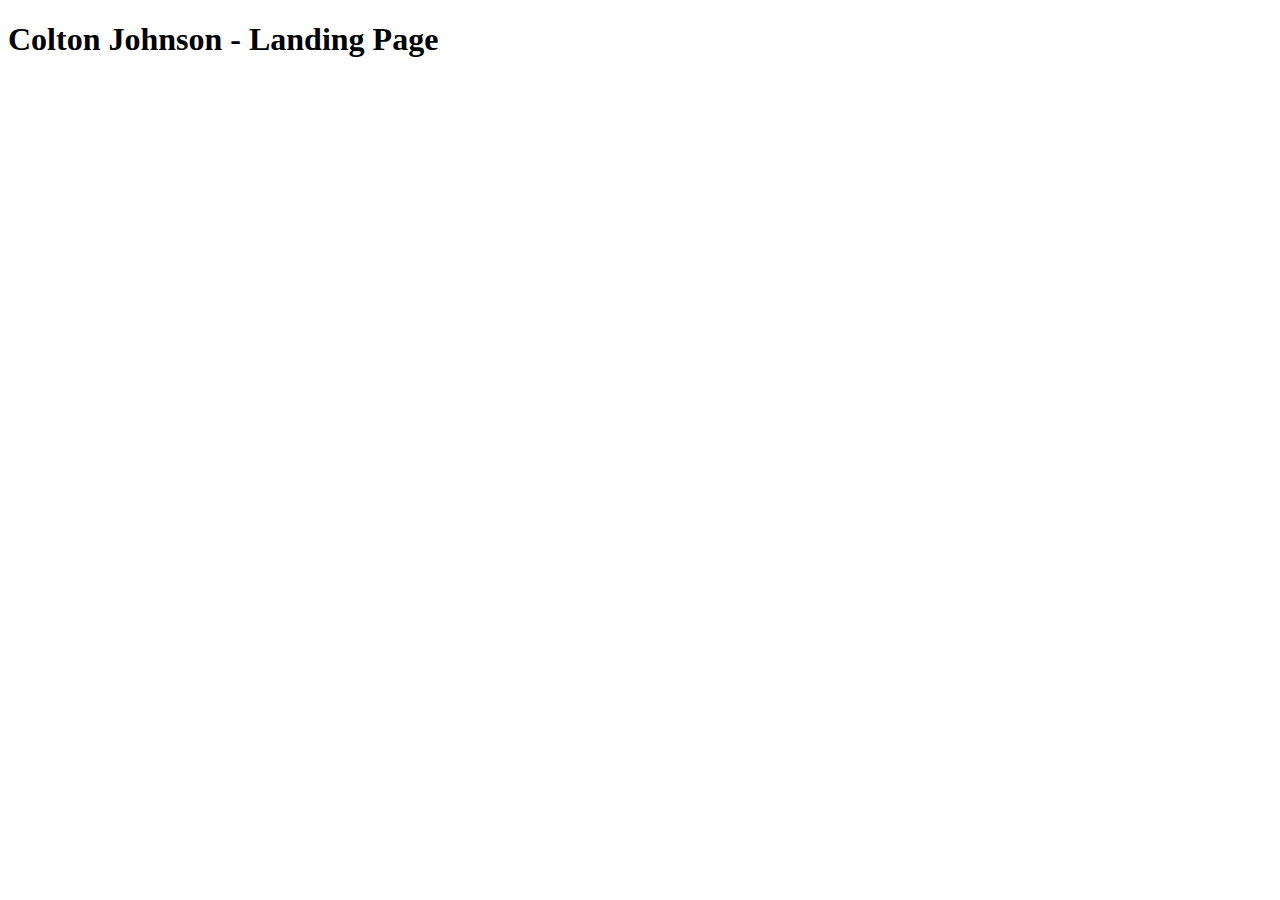
<file: index.html>
<!DOCTYPE html>
<html lang="en">
<head>
  <meta charset="UTF-8">
  <meta name="viewport" content="width=device-width, initial-scale=1">
  <title>Colton Johnson - Landing Page</title>
<h1>Colton Johnson - Landing Page</h1>
</body>
</html>
</file>
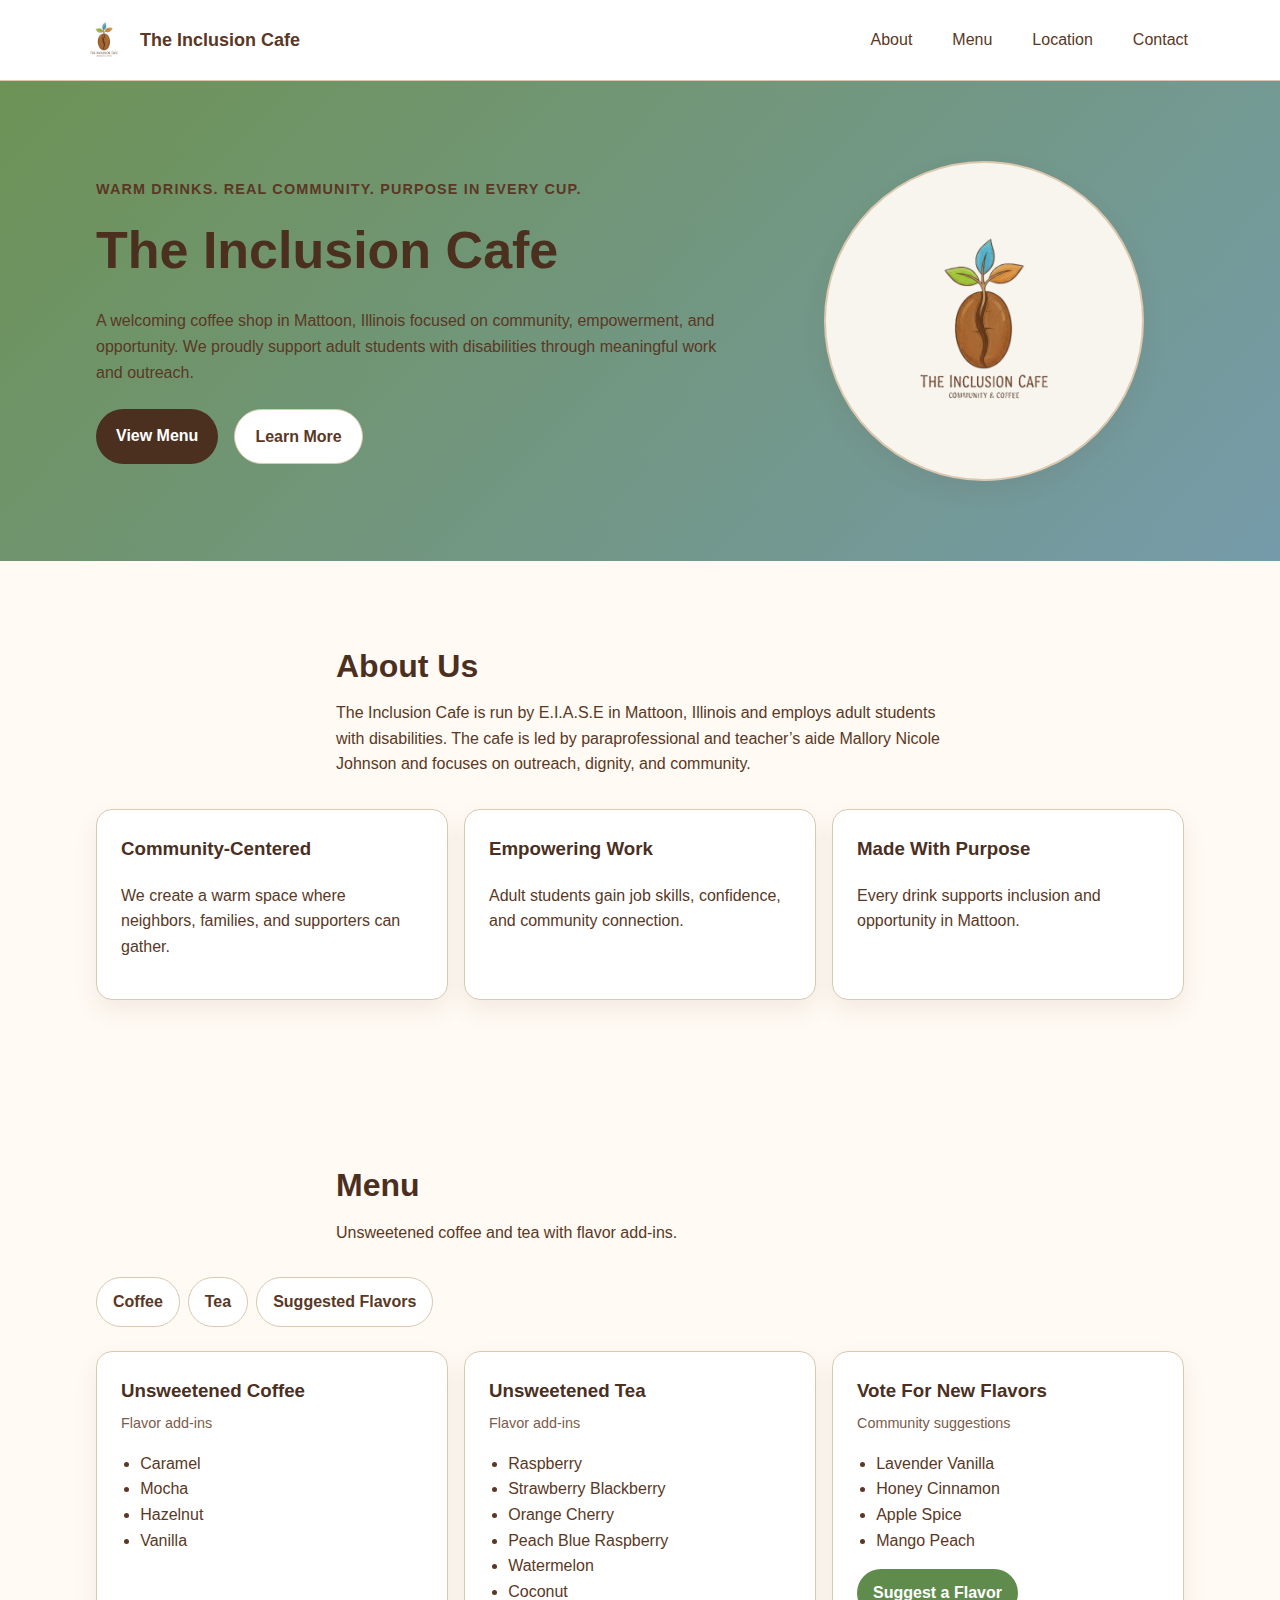
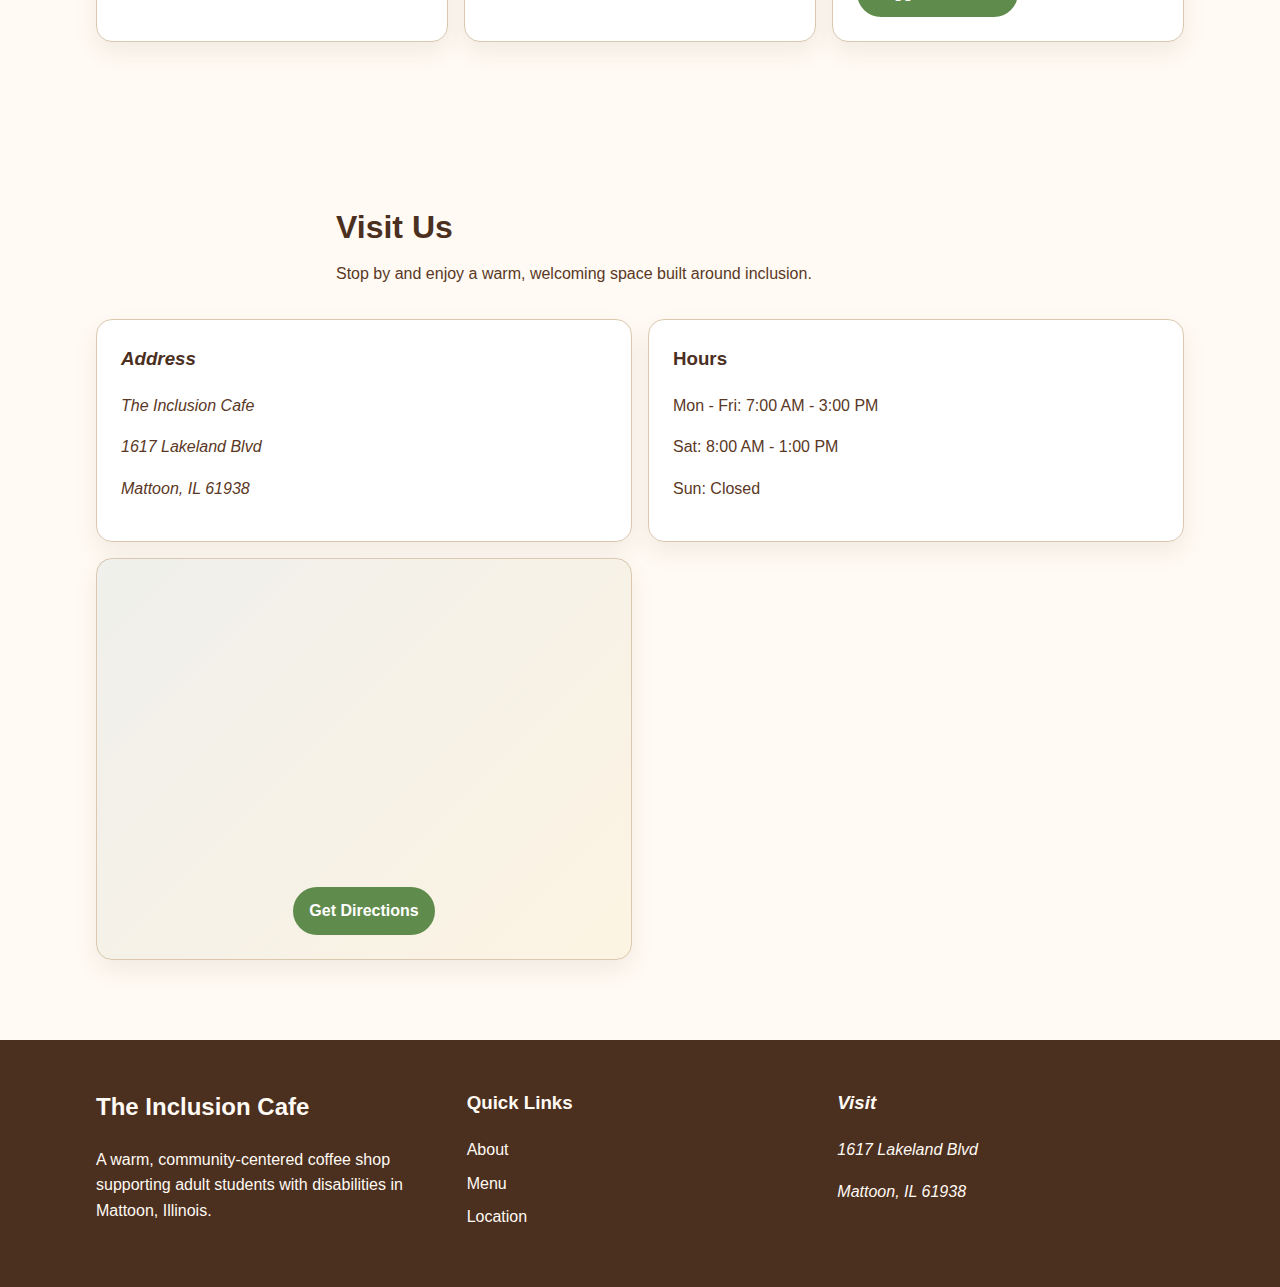
<file: CoffeeShopPage/index.html>
<!DOCTYPE html>
<html lang="en">
<head>
<meta charset="UTF-8">
<meta name="viewport" content="width=device-width, initial-scale=1.0">
<title>The Inclusion Cafe</title>
<link rel="stylesheet" href="styles.css">
</head>

<body>

<header class="site-header">
  <nav class="nav container">

    <a href="#home" class="brand">
      <img src="cafeLogo.png" alt="The Inclusion Cafe logo" class="brand-logo">
      <span>The Inclusion Cafe</span>
    </a>

    <menu class="nav-links">
      <li><a href="#about">About</a></li>
      <li><a href="#menu">Menu</a></li>
      <li><a href="#location">Location</a></li>
      <li><a href="#contact">Contact</a></li>
    </menu>

  </nav>
</header>


<main>

<section class="hero" id="home">

  <article class="hero-content container">

    <header class="hero-text">
      <p class="eyebrow">Warm drinks. Real community. Purpose in every cup.</p>

      <h1>The Inclusion Cafe</h1>

      <p class="hero-copy">
        A welcoming coffee shop in Mattoon, Illinois focused on community,
        empowerment, and opportunity. We proudly support adult students with
        disabilities through meaningful work and outreach.
      </p>

      <nav class="hero-buttons">
        <a href="#menu" class="btn btn-primary">View Menu</a>
        <a href="#about" class="btn btn-secondary">Learn More</a>
      </nav>
    </header>

    <figure class="hero-logo-wrap">
      <img src="cafeLogo.png" alt="The Inclusion Cafe logo featured in hero section" class="hero-logo">
    </figure>

  </article>

</section>


<section class="about section" id="about">

<header class="section-heading container">
<h2>About Us</h2>

<p>
The Inclusion Cafe is run by E.I.A.S.E in Mattoon, Illinois and employs adult
students with disabilities. The cafe is led by paraprofessional and teacher’s
aide Mallory Nicole Johnson and focuses on outreach, dignity, and community.
</p>

</header>

<section class="about-cards container">

<article class="info-card">
<h3>Community-Centered</h3>
<p>
We create a warm space where neighbors, families, and supporters can gather.
</p>
</article>

<article class="info-card">
<h3>Empowering Work</h3>
<p>
Adult students gain job skills, confidence, and community connection.
</p>
</article>

<article class="info-card">
<h3>Made With Purpose</h3>
<p>
Every drink supports inclusion and opportunity in Mattoon.
</p>
</article>

</section>

</section>


<section class="menu section" id="menu">

<header class="section-heading container">
<h2>Menu</h2>

<p>
Unsweetened coffee and tea with flavor add-ins.
</p>
</header>

<nav class="menu-tabs container">
<span class="tab active">Coffee</span>
<span class="tab">Tea</span>
<span class="tab">Suggested Flavors</span>
</nav>


<section class="menu-grid container">

<article class="menu-card">

<h3>Unsweetened Coffee</h3>

<p class="menu-subtitle">Flavor add-ins</p>

<ul>
<li>Caramel</li>
<li>Mocha</li>
<li>Hazelnut</li>
<li>Vanilla</li>
</ul>

</article>


<article class="menu-card">

<h3>Unsweetened Tea</h3>

<p class="menu-subtitle">Flavor add-ins</p>

<ul>
<li>Raspberry</li>
<li>Strawberry Blackberry</li>
<li>Orange Cherry</li>
<li>Peach Blue Raspberry</li>
<li>Watermelon</li>
<li>Coconut</li>
</ul>

</article>


<article class="menu-card">

<h3>Vote For New Flavors</h3>

<p class="menu-subtitle">Community suggestions</p>

<ul>
<li>Lavender Vanilla</li>
<li>Honey Cinnamon</li>
<li>Apple Spice</li>
<li>Mango Peach</li>
</ul>

<a href="#contact" class="btn btn-small">Suggest a Flavor</a>

</article>

</section>

</section>


<section class="location section" id="location">

<header class="section-heading container">
<h2>Visit Us</h2>

<p>
Stop by and enjoy a warm, welcoming space built around inclusion.
</p>

</header>


<section class="location-layout container">

<address class="location-card">

<h3>Address</h3>

<p>The Inclusion Cafe</p>
<p>1617 Lakeland Blvd</p>
<p>Mattoon, IL 61938</p>

</address>


<article class="location-card">

<h3>Hours</h3>

<p>Mon - Fri: 7:00 AM - 3:00 PM</p>
<p>Sat: 8:00 AM - 1:00 PM</p>
<p>Sun: Closed</p>

</article>

<section class="map-box">

<iframe
  class="real-map"
  title="Map showing The Inclusion Cafe in Mattoon, Illinois"
  src="https://www.google.com/maps?q=1617+Lakeland+Blvd+Mattoon+IL+61938&output=embed"
  loading="lazy"
  allowfullscreen>
</iframe>

<a 
  class="btn btn-small"
  href="https://www.google.com/maps/dir/?api=1&destination=1617+Lakeland+Blvd+Mattoon+IL+61938"
  target="_blank">
  Get Directions
</a>

</section>

</section>

</section>

</main>


<footer class="site-footer" id="contact">

<section class="footer-grid container">

<article>

<h2 class="footer-title">The Inclusion Cafe</h2>

<p>
A warm, community-centered coffee shop supporting adult students
with disabilities in Mattoon, Illinois.
</p>

</article>


<nav>

<h3>Quick Links</h3>

<ul class="footer-links">
<li><a href="#about">About</a></li>
<li><a href="#menu">Menu</a></li>
<li><a href="#location">Location</a></li>
</ul>

</nav>


<address>

<h3>Visit</h3>

<p>1617 Lakeland Blvd</p>
<p>Mattoon, IL 61938</p>

</address>

</section>

</footer>

</body>
</html>
</file>
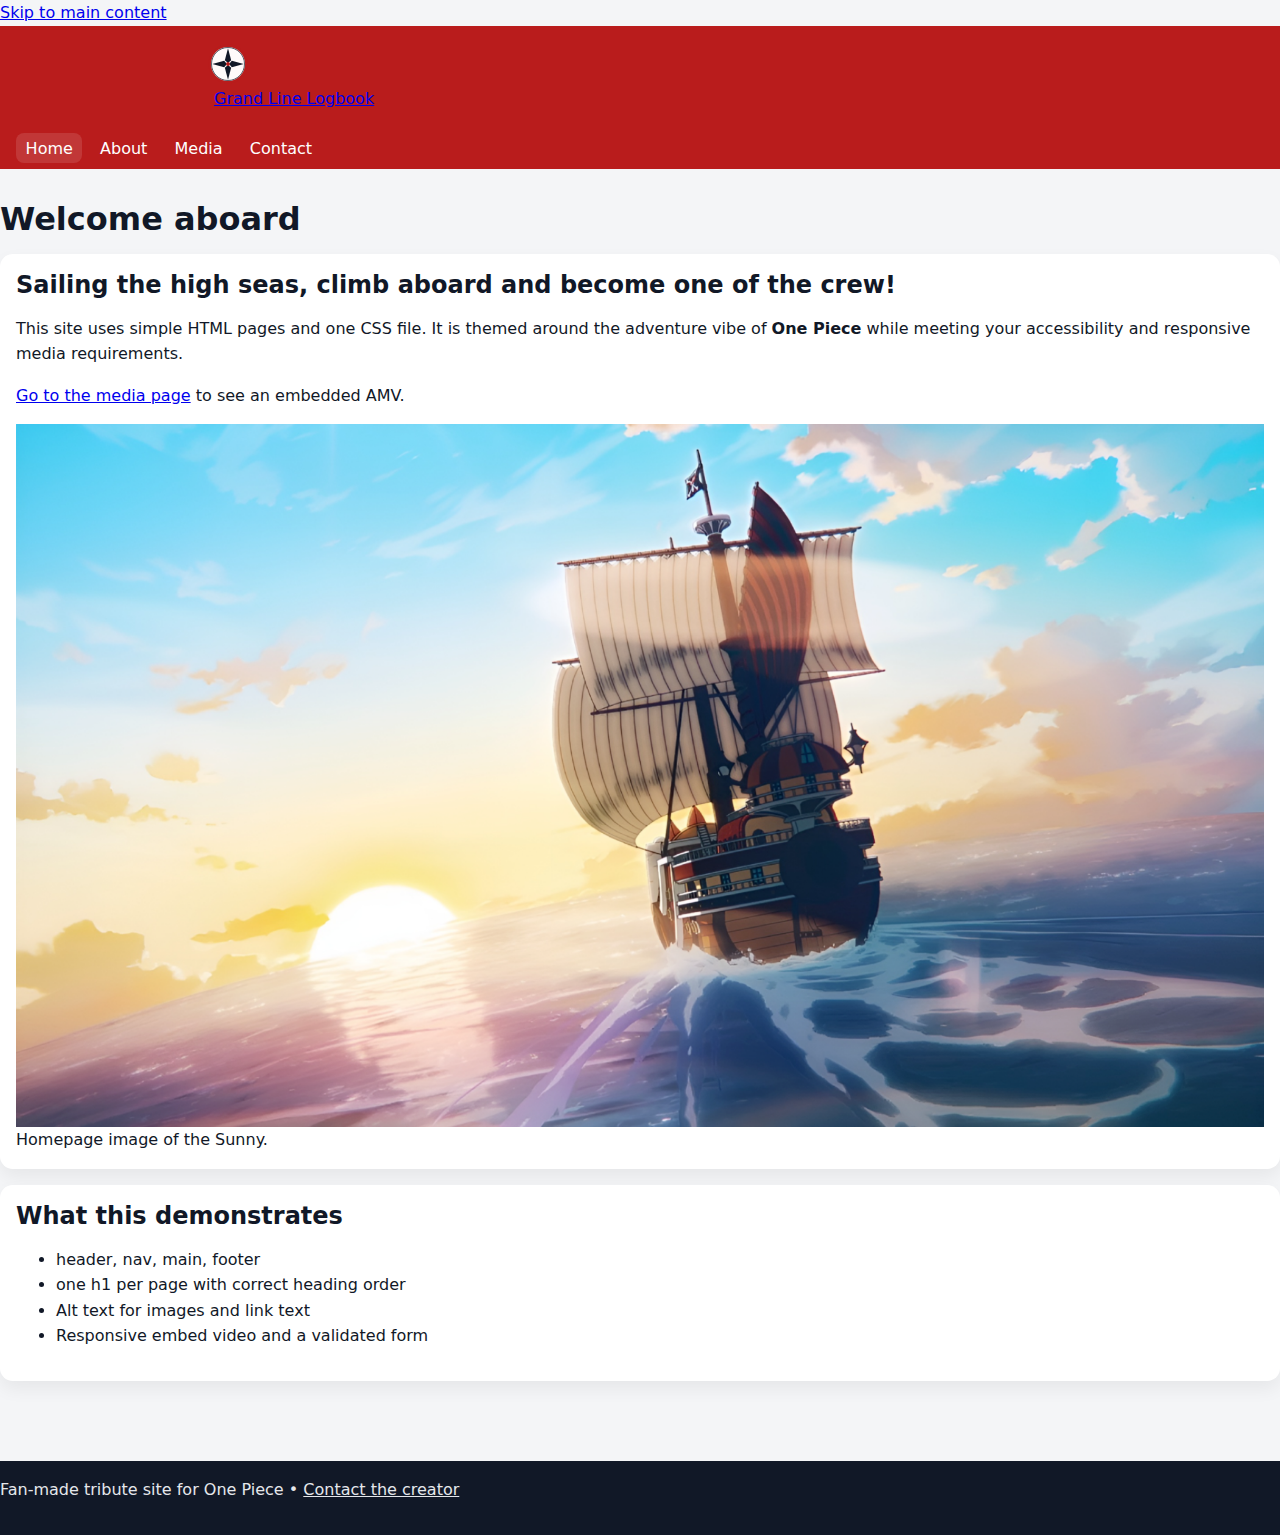
<file: one-piece-multipage/index.html>
<!doctype html>
<html lang="en">
<head>
  <meta charset="utf-8">
  <meta name="viewport" content="width=device-width, initial-scale=1">
  <title>Home | Grand Line Logbook</title>
 <link rel="stylesheet" href="styles/style.css">
</head>
<body>
<a class="skip-link" href="#main-content">Skip to main content</a>
<header>
  <p style="max-width:900px;margin:0 auto;padding:1rem;">
    <img src="assets/images/logo-compass.svg" alt="Compass rose logo" style="width:44px;height:44px;vertical-align:middle;border-radius:.6rem;">
    <a href="index.html" style="margin-left:.5rem;">Grand Line Logbook</a>
  </p>
  <nav aria-label="Primary">
    <ul>
      <li><a href="index.html" aria-current="page">Home</a></li>
      <li><a href="about.html">About</a></li>
      <li><a href="media.html">Media</a></li>
      <li><a href="contact.html">Contact</a></li>
    </ul>
  </nav>
</header>

<main id="main-content">
  <h1>Welcome aboard</h1>
  <section aria-label="Intro">
    <h2>Sailing the high seas, climb aboard and become one of the crew!</h2>
    <p>This site uses simple HTML pages and one CSS file. It is themed around the adventure vibe of <strong>One Piece</strong> while meeting your accessibility and responsive media requirements.</p>
    <p><a href="media.html">Go to the media page</a> to see an embedded AMV.</p>
    <figure>
      <img src="assets/images/sunny.png" alt="The Thousand Sunny sailing across the ocean at sunset">
      <figcaption>Homepage image of the Sunny.</figcaption>
    </figure>
  </section>

  <article aria-label="What this demonstrates">
    <h2>What this demonstrates</h2>
    <ul>
      <li>header, nav, main, footer</li>
      <li>one h1 per page with correct heading order</li>
      <li>Alt text for images and link text</li>
      <li>Responsive embed video and a validated form</li>
    </ul>
  </article>

</main>

<footer>
  <p>Fan-made tribute site for One Piece • <a href="contact.html" style="color:#e5e7eb;">Contact the creator</a></p>
</footer>
</body>
</html>
</file>
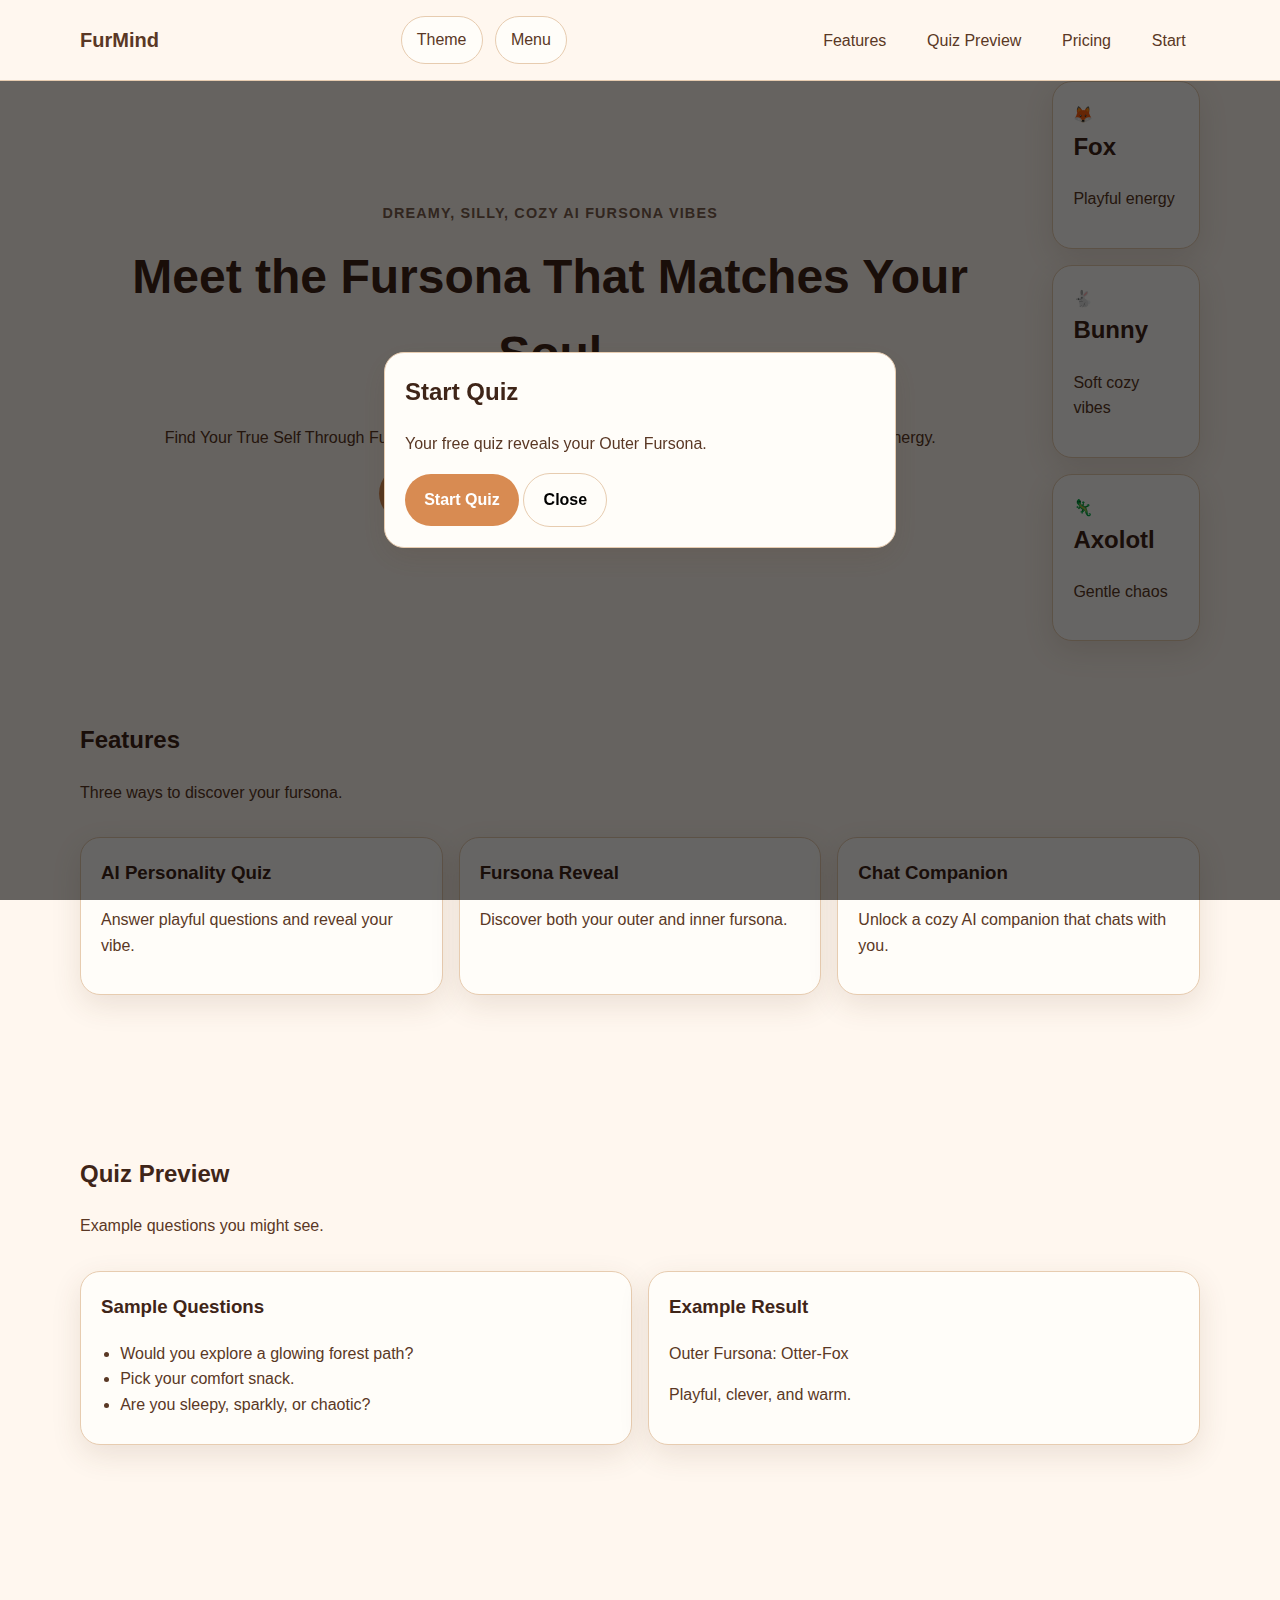
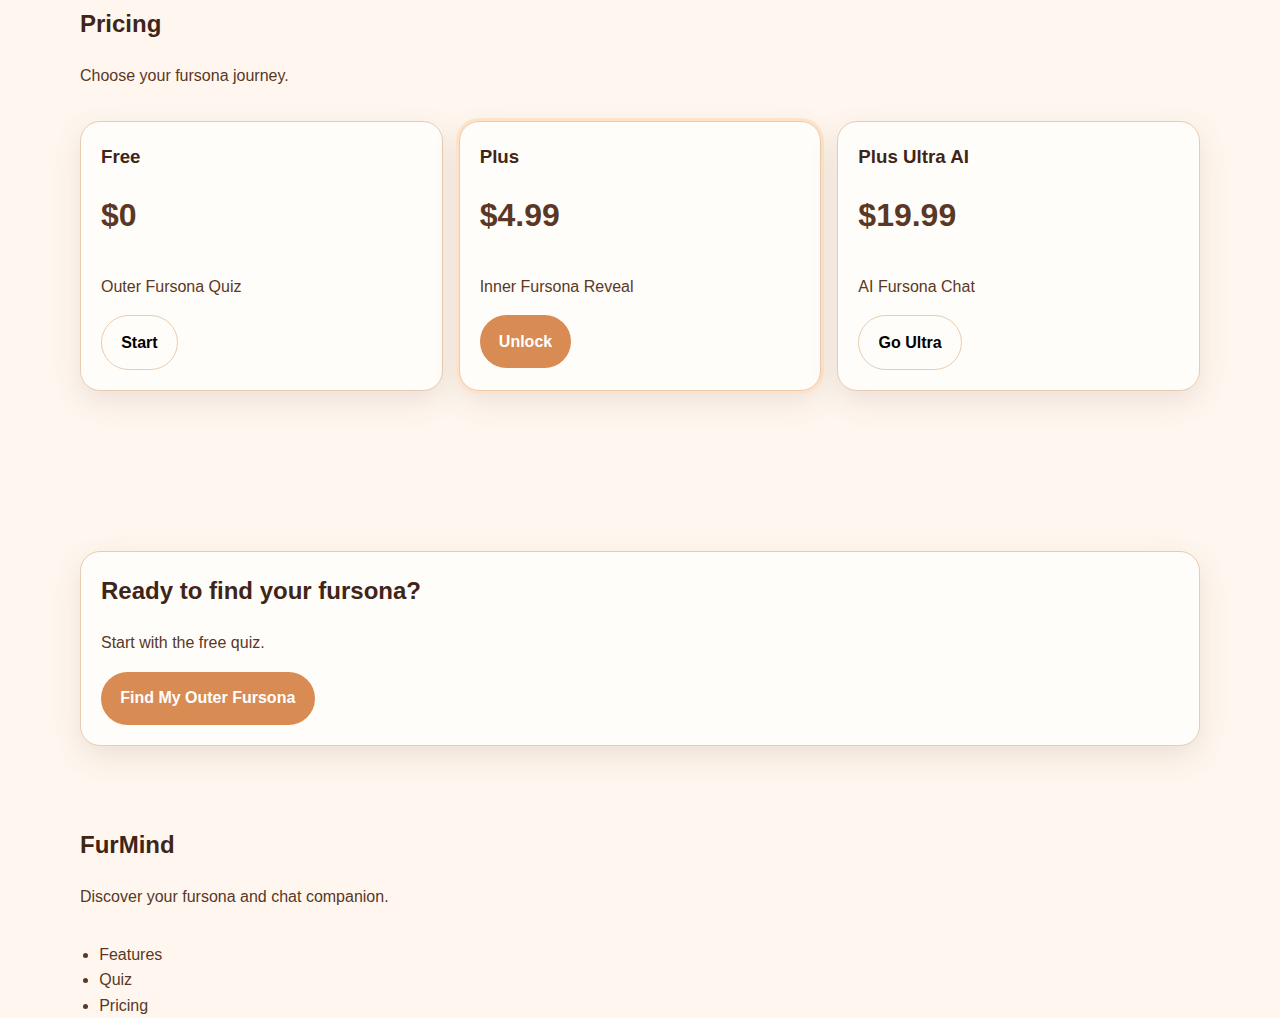
<file: Product landing page/index.html>
<!DOCTYPE html>
<html lang="en" data-theme="light">
<head>
<meta charset="UTF-8">
<meta name="viewport" content="width=device-width, initial-scale=1.0">
<title>FurMind</title>
<link rel="stylesheet" href="styles.css">
</head>

<body>

<header class="site-header">
<nav class="nav container">

<a href="#home" class="brand">FurMind</a>

<div class="nav-controls">
<button id="themeToggle" class="theme-toggle" type="button">Theme</button>

<button
id="menuBtn"
class="menu-btn"
type="button"
aria-expanded="false"
aria-controls="navLinks">
Menu
</button>
</div>

<ul class="nav-links" id="navLinks">
<li><a href="#features">Features</a></li>
<li><a href="#quiz">Quiz Preview</a></li>
<li><a href="#pricing">Pricing</a></li>
<li><a href="#start">Start</a></li>
</ul>

</nav>
</header>


<main>

<section class="hero fade-in" id="home">

<div class="container hero-layout">

<article class="hero-text">

<p class="eyebrow">Dreamy, silly, cozy AI fursona vibes</p>

<h1>Meet the Fursona That Matches Your Soul</h1>

<p class="hero-copy">
Find Your True Self Through FurMind. Take a playful quiz and discover
the fursona that matches your energy.
</p>

<div class="hero-actions">
<button class="btn btn-primary" id="openModalTop">
Find My Outer Fursona
</button>

<a href="#pricing" class="btn btn-secondary">
See Plans
</a>
</div>

</article>


<section class="hero-preview">

<article class="preview-card">
<span class="preview-emoji">🦊</span>
<h2>Fox</h2>
<p>Playful energy</p>
</article>

<article class="preview-card">
<span class="preview-emoji">🐇</span>
<h2>Bunny</h2>
<p>Soft cozy vibes</p>
</article>

<article class="preview-card">
<span class="preview-emoji">🦎</span>
<h2>Axolotl</h2>
<p>Gentle chaos</p>
</article>

</section>

</div>

</section>


<section class="section" id="features">

<div class="container">

<header class="section-heading">
<h2>Features</h2>
<p>Three ways to discover your fursona.</p>
</header>

<section class="feature-grid">

<article class="card">
<h3>AI Personality Quiz</h3>
<p>Answer playful questions and reveal your vibe.</p>
</article>

<article class="card">
<h3>Fursona Reveal</h3>
<p>Discover both your outer and inner fursona.</p>
</article>

<article class="card">
<h3>Chat Companion</h3>
<p>Unlock a cozy AI companion that chats with you.</p>
</article>

</section>

</div>

</section>


<section class="section" id="quiz">

<div class="container">

<header class="section-heading">
<h2>Quiz Preview</h2>
<p>Example questions you might see.</p>
</header>

<section class="quiz-grid">

<article class="card">
<h3>Sample Questions</h3>

<ul>
<li>Would you explore a glowing forest path?</li>
<li>Pick your comfort snack.</li>
<li>Are you sleepy, sparkly, or chaotic?</li>
</ul>

</article>


<article class="card">

<h3>Example Result</h3>

<p>Outer Fursona: Otter-Fox</p>

<p>Playful, clever, and warm.</p>

</article>

</section>

</div>

</section>


<section class="section" id="pricing">

<div class="container">

<header class="section-heading">
<h2>Pricing</h2>
<p>Choose your fursona journey.</p>
</header>

<section class="pricing-grid">

<article class="card">
<h3>Free</h3>
<p class="price">$0</p>
<p>Outer Fursona Quiz</p>
<button class="btn btn-secondary">Start</button>
</article>

<article class="card featured-card">
<h3>Plus</h3>
<p class="price">$4.99</p>
<p>Inner Fursona Reveal</p>
<button class="btn btn-primary">Unlock</button>
</article>

<article class="card">
<h3>Plus Ultra AI</h3>
<p class="price">$19.99</p>
<p>AI Fursona Chat</p>
<button class="btn btn-secondary">Go Ultra</button>
</article>

</section>

</div>

</section>


<section class="section" id="start">

<div class="container">

<section class="cta-box">

<article>
<h2>Ready to find your fursona?</h2>
<p>Start with the free quiz.</p>
</article>

<button class="btn btn-primary" id="openModalBottom">
Find My Outer Fursona
</button>

</section>

</div>

</section>

</main>


<footer class="site-footer">

<div class="container footer-grid">

<article>
<h2>FurMind</h2>
<p>Discover your fursona and chat companion.</p>
</article>

<nav>
<ul class="footer-links">
<li><a href="#features">Features</a></li>
<li><a href="#quiz">Quiz</a></li>
<li><a href="#pricing">Pricing</a></li>
</ul>
</nav>

</div>

</footer>


<section class="modal-backdrop" id="quizModal" hidden>

<div class="modal">

<h2>Start Quiz</h2>

<p>Your free quiz reveals your Outer Fursona.</p>

<button class="btn btn-primary">Start Quiz</button>

<button class="btn btn-secondary" id="closeModal">
Close
</button>

</div>

</section>

<script src="script.js"></script>

</body>
</html>
</file>
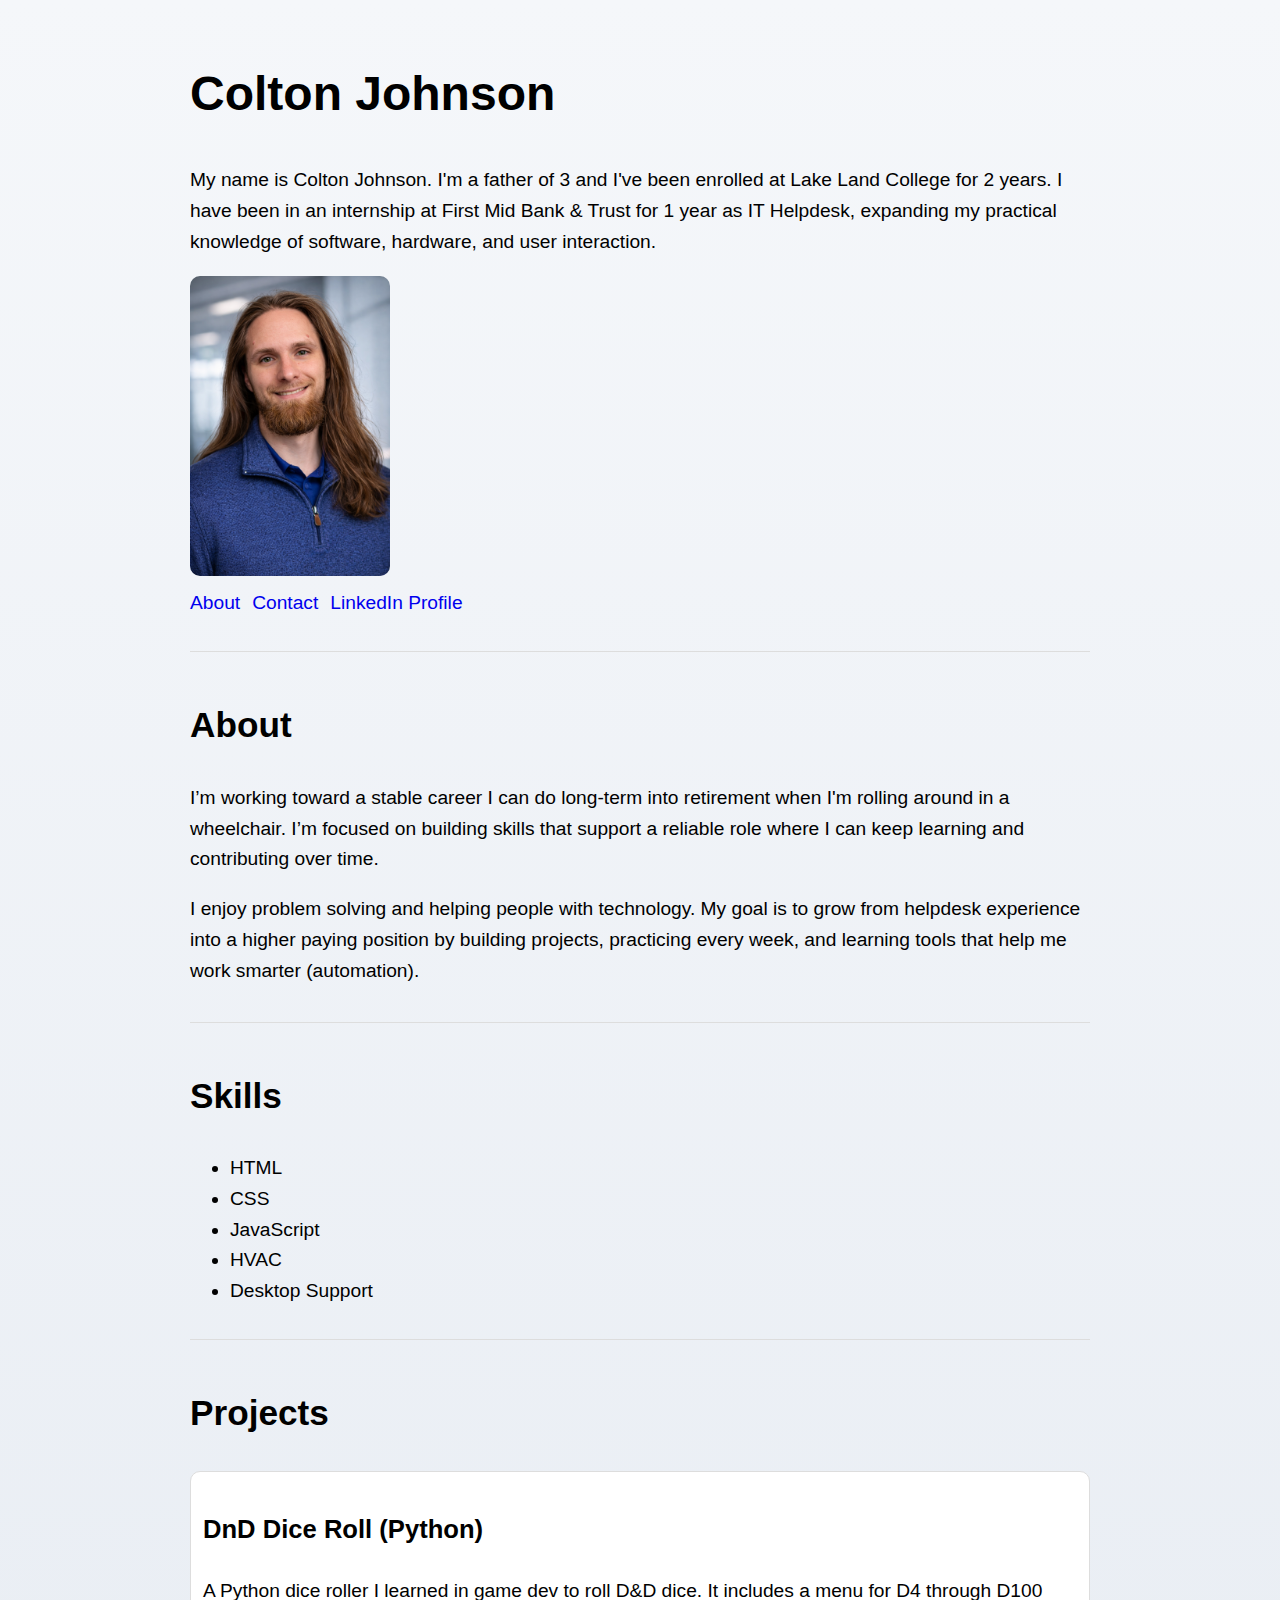
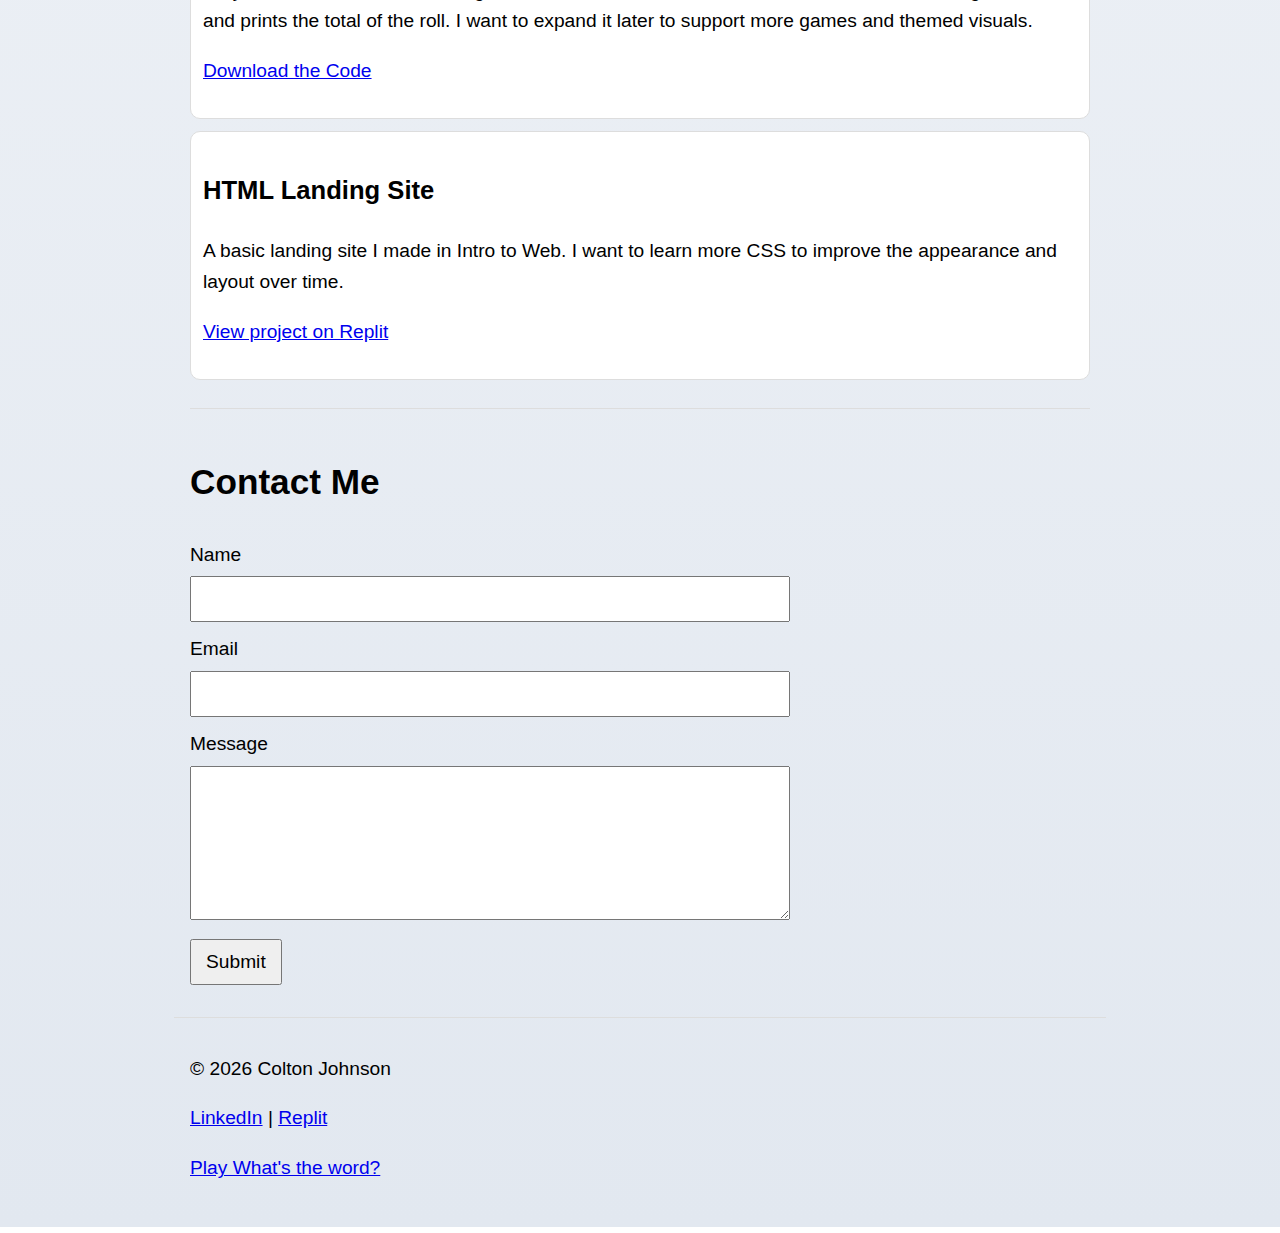
<file: ProfileProject/index.html>
<!DOCTYPE html>
<html lang="en">
<head>
  <meta charset="UTF-8">
  <meta name="viewport" content="width=device-width, initial-scale=1">
  <title>Colton Johnson - Profile Page</title>
<style>
  body {
    font-family: Arial, sans-serif;
    line-height: 1.6;
    margin: 0;
    background: linear-gradient(to bottom, #f5f7fa, #e2e8f0);
    padding: 0;
  }

  header, main, footer {
    max-width: 900px;
    margin: 0 auto;
    padding: 16px;
  }

  header {
    padding-top: 24px;
  }

  h1 { font-size: clamp(1.8rem, 4vw, 3rem); }
  h2 { font-size: clamp(1.4rem, 3vw, 2.2rem); }
  h3 { font-size: clamp(1.2rem, 2.5vw, 1.6rem); }
  p, li, label, input, textarea, button {
    font-size: clamp(1rem, 2vw, 1.2rem);
  }

  nav ul {
    list-style: none;
    padding: 0;
    margin: 12px 0 0;
    display: flex;
    gap: 12px;
    flex-wrap: wrap;
  }

  nav a {
    text-decoration: none;
  }

  section {
    padding: 16px 0;
    border-top: 1px solid #ddd;
  }

  .profile-img {
    max-width: 200px;
    height: auto;
    border-radius: 10px;
    display: block;
    margin: 12px 0;
  }

  .projects article {
    padding: 12px;
    border: 1px solid #ddd;
    border-radius: 10px;
    margin: 12px 0;
    background: white;
  }

  form {
    max-width: 600px;
  }

  label {
    display: block;
    margin-top: 12px;
  }

  input, textarea {
    width: 100%;
    padding: 10px;
    box-sizing: border-box;
    margin-top: 6px;
  }

  button {
    margin-top: 12px;
    padding: 10px 14px;
    cursor: pointer;
  }

  footer {
    border-top: 1px solid #ddd;
    padding-bottom: 24px;
  }
</style>

</head>
<body>
  <header>
    <h1>Colton Johnson</h1>
    <p>
      My name is Colton Johnson. I'm a father of 3 and I've been enrolled at Lake Land College for 2 years.
      I have been in an internship at First Mid Bank &amp; Trust for 1 year as IT Helpdesk, expanding my practical knowledge of software, hardware, and user interaction.
    </p>

    <img class="profile-img" src="ColtonJohnsonHeadshot.jpg" alt="Professional headshot photo of Colton wearing a blue polo with a blue pull over">

    <nav aria-label="Primary">
      <ul>
        <li><a href="#about">About</a></li>
        <li><a href="#contact">Contact</a></li>
        <li><a href="https://www.linkedin.com/in/colton-johnson-7b342526a/" target="_blank" rel="noopener">LinkedIn Profile</a></li>
      </ul>
    </nav>
  </header>

  <main>
    <section id="about">
      <h2>About</h2>
      <p>
        I’m working toward a stable career I can do long-term into retirement when I'm rolling around in a wheelchair. I’m focused on building skills that support a reliable role
        where I can keep learning and contributing over time.
      </p>
      <p>
        I enjoy problem solving and helping people with technology. My goal is to grow from helpdesk experience into a higher paying position by building projects,
        practicing every week, and learning tools that help me work smarter (automation).
      </p>
    </section>

    <section id="skills">
      <h2>Skills</h2>
      <ul>
        <li>HTML</li>
        <li>CSS</li>
        <li>JavaScript</li>
        <li>HVAC</li>
        <li>Desktop Support</li>
      </ul>
    </section>

    <section id="projects" class="projects">
      <h2>Projects</h2>

      <article>
        <h3>DnD Dice Roll (Python)</h3>
        <p>
          A Python dice roller I learned in game dev to roll D&amp;D dice. It includes a menu for D4 through D100 and prints the total of the roll.
          I want to expand it later to support more games and themed visuals.
        </p>
        <p>
          <a href="DnDDiceRoll.py" target="_blank" rel="noopener">Download the Code</a>
        </p>
      </article>

      <article>
        <h3>HTML Landing Site</h3>
        <p>
          A basic landing site I made in Intro to Web. I want to learn more CSS to improve the appearance and layout over time.
        </p>
        <p>
          <a href="https://replit.com/join/mvbukfknua-colton199575" target="_blank" rel="noopener">View project on Replit</a>
        </p>
      </article>
    </section>

    <section id="contact">
      <h2>Contact Me</h2>

      <form action="#" method="post">
        <label for="name">Name</label>
        <input id="name" name="name" type="text" required minlength="2">

        <label for="email">Email</label>
        <input id="email" name="email" type="email" required>

        <label for="message">Message</label>
        <textarea id="message" name="message" required minlength="10" rows="6"></textarea>

        <button type="submit">Submit</button>
      </form>
    </section>
  </main>

  <footer>
    <p>&copy; 2026 Colton Johnson</p>
    <p>
      <a href="https://www.linkedin.com/in/colton-johnson-7b342526a/" target="_blank" rel="noopener">LinkedIn</a>
      |
      <a href="https://replit.com/@colton199575" target="_blank" rel="noopener">Replit</a>
    </p>
   <p><a href="whats-the-word.html">Play What's the word?</a></p>
  </footer>
</body>
</html>
</file>
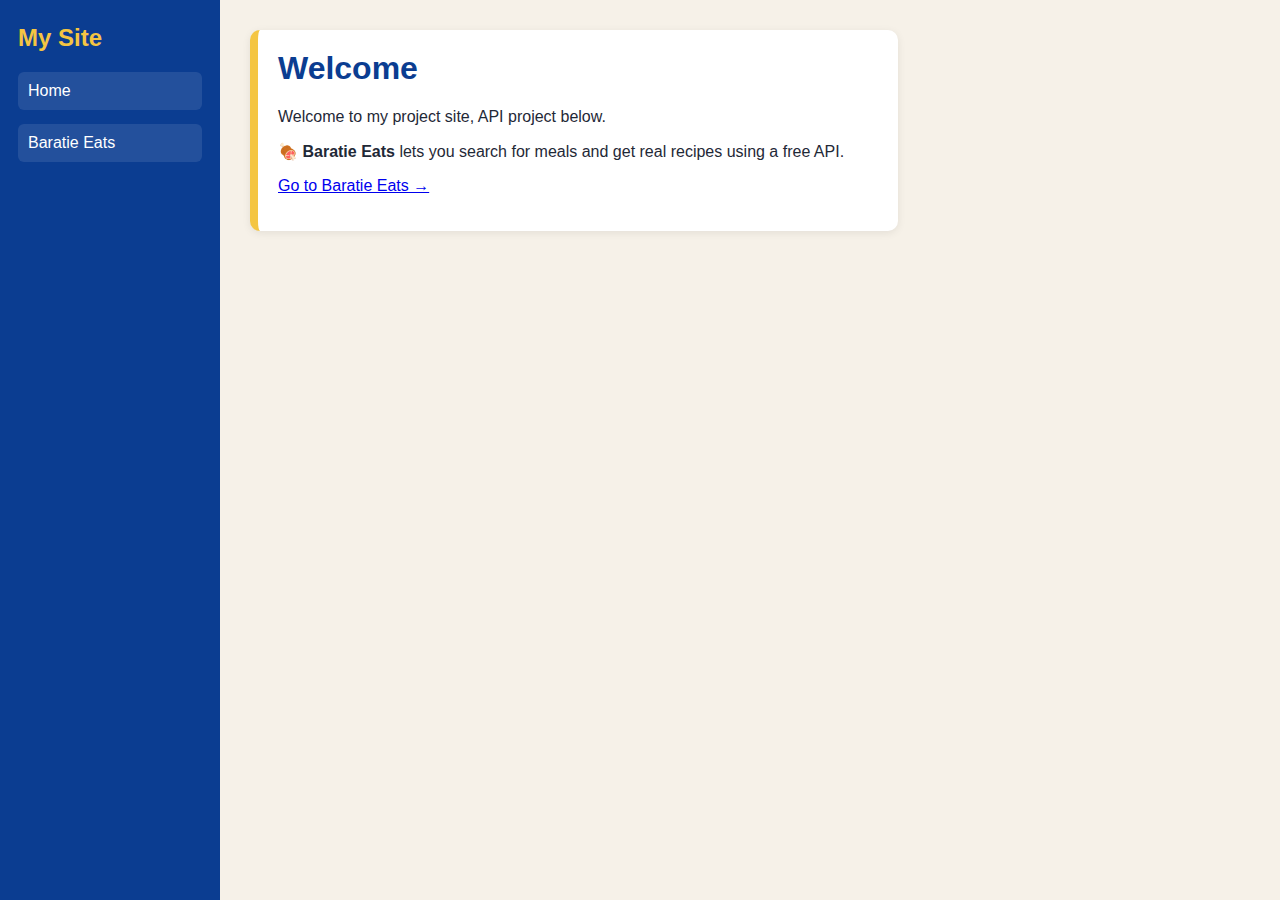
<file: TheMealDB/index.html>
<!DOCTYPE html>
<html lang="en">
<head>
  <meta charset="UTF-8" />
  <meta name="viewport" content="width=device-width, initial-scale=1.0" />
  <title>Colton's Site</title>
  <style>
    body {
      margin: 0;
      font-family: Arial, sans-serif;
      background-color: #f6f1e8;
      color: #1f2937;
      display: flex;
      min-height: 100vh;
    }

    .side-nav {
      width: 220px;
      background-color: #0b3d91;
      color: white;
      padding: 24px 18px;
      box-sizing: border-box;
      height: 100vh;
    }

    .side-nav h2 {
      margin-top: 0;
      color: #f4c542;
    }

    .side-nav a {
      display: block;
      color: white;
      text-decoration: none;
      margin: 14px 0;
      padding: 10px;
      border-radius: 6px;
      background-color: rgba(255,255,255,0.1);
    }

    .side-nav a:hover {
      background-color: rgba(255,255,255,0.2);
    }

    .main {
      flex: 1;
      padding: 30px;
    }

    .card {
      background-color: white;
      padding: 20px;
      border-radius: 10px;
      border-left: 8px solid #f4c542;
      box-shadow: 0 2px 8px rgba(0,0,0,0.08);
      max-width: 600px;
    }

    h1 {
      margin-top: 0;
      color: #0b3d91;
    }
  </style>
</head>
<body>

  <nav class="side-nav">
    <h2>My Site</h2>
    <a href="index.html">Home</a>
    <a href="api-search.html">Baratie Eats</a>
  </nav>

  <main class="main">
    <div class="card">
      <h1>Welcome</h1>
      <p>
        Welcome to my project site, API project below.
      </p>

      <p>
        🍖 <strong>Baratie Eats</strong> lets you search for meals and get real recipes using a free API.
      </p>

      <p>
        <a href="api-search.html">Go to Baratie Eats →</a>
      </p>
    </div>
  </main>

</body>
</html>
</file>
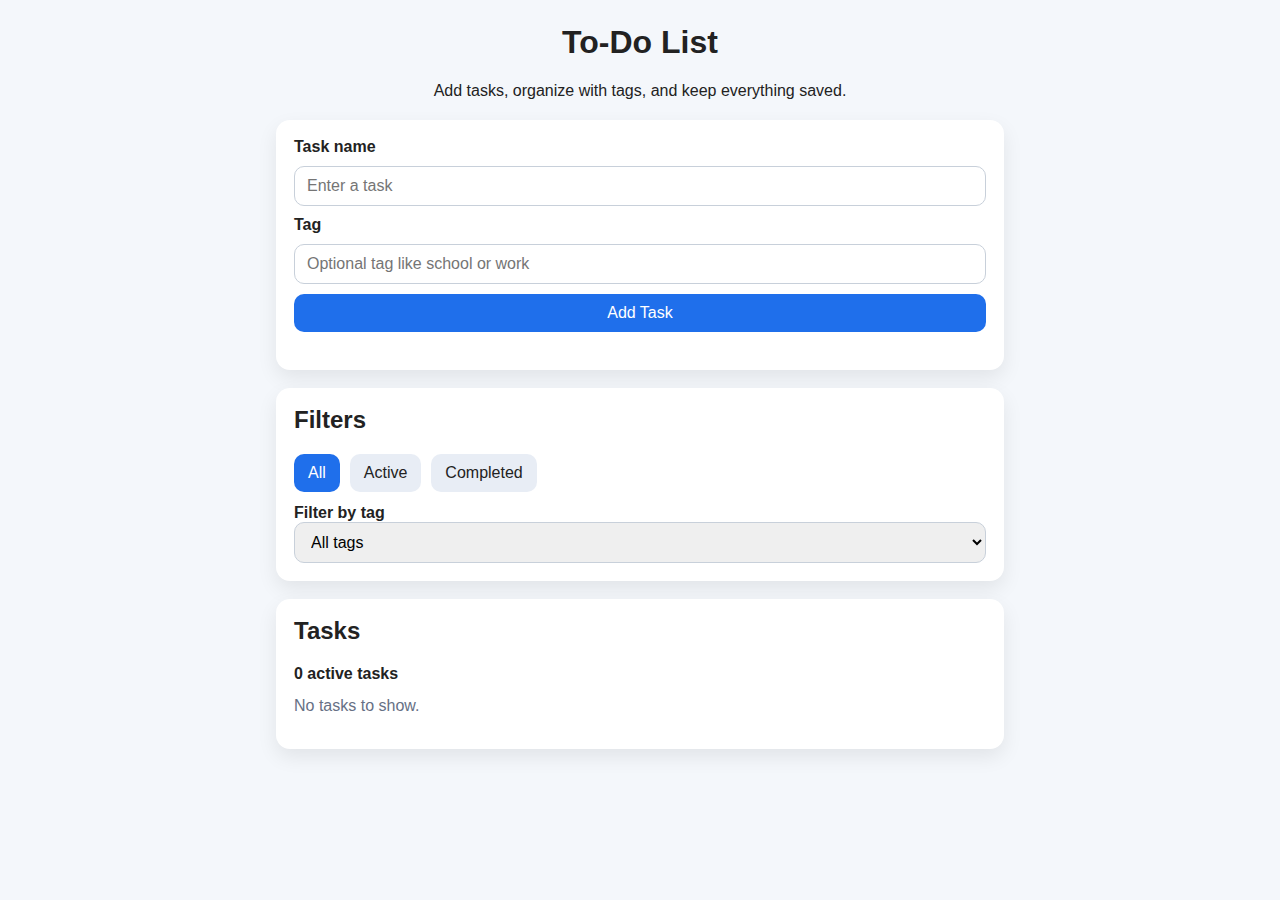
<file: To-DoListPlus/index.html>
<!DOCTYPE html>
<html lang="en">
<head>
  <meta charset="UTF-8" />
  <meta name="viewport" content="width=device-width, initial-scale=1.0" />
  <title>To-Do List App</title>
  <link rel="stylesheet" href="style.css" />
</head>
<body>
  <main class="app">
    <header>
      <h1>To-Do List</h1>
      <p>Add tasks, organize with tags, and keep everything saved.</p>
    </header>

    <section class="card">
      <form id="taskForm">
        <label for="taskInput">Task name</label>
        <input id="taskInput" type="text" placeholder="Enter a task" />

        <label for="tagInput">Tag</label>
        <input id="tagInput" type="text" placeholder="Optional tag like school or work" />

        <button type="submit">Add Task</button>
      </form>

      <p id="formError" class="message error"></p>
    </section>

    <section class="card">
      <h2>Filters</h2>

      <nav class="statusFilters">
        <button class="filterButton active" data-filter="all">All</button>
        <button class="filterButton" data-filter="active">Active</button>
        <button class="filterButton" data-filter="completed">Completed</button>
      </nav>

      <label for="tagFilter">Filter by tag</label>
      <select id="tagFilter">
        <option value="all">All tags</option>
      </select>
    </section>

    <section class="card">
      <h2>Tasks</h2>
      <p id="taskCounter">0 active tasks</p>
      <ul id="taskList"></ul>
      <p id="emptyMessage" class="emptyMessage">No tasks to show.</p>
    </section>
  </main>

  <script src="script.js"></script>
</body>
</html>
</file>
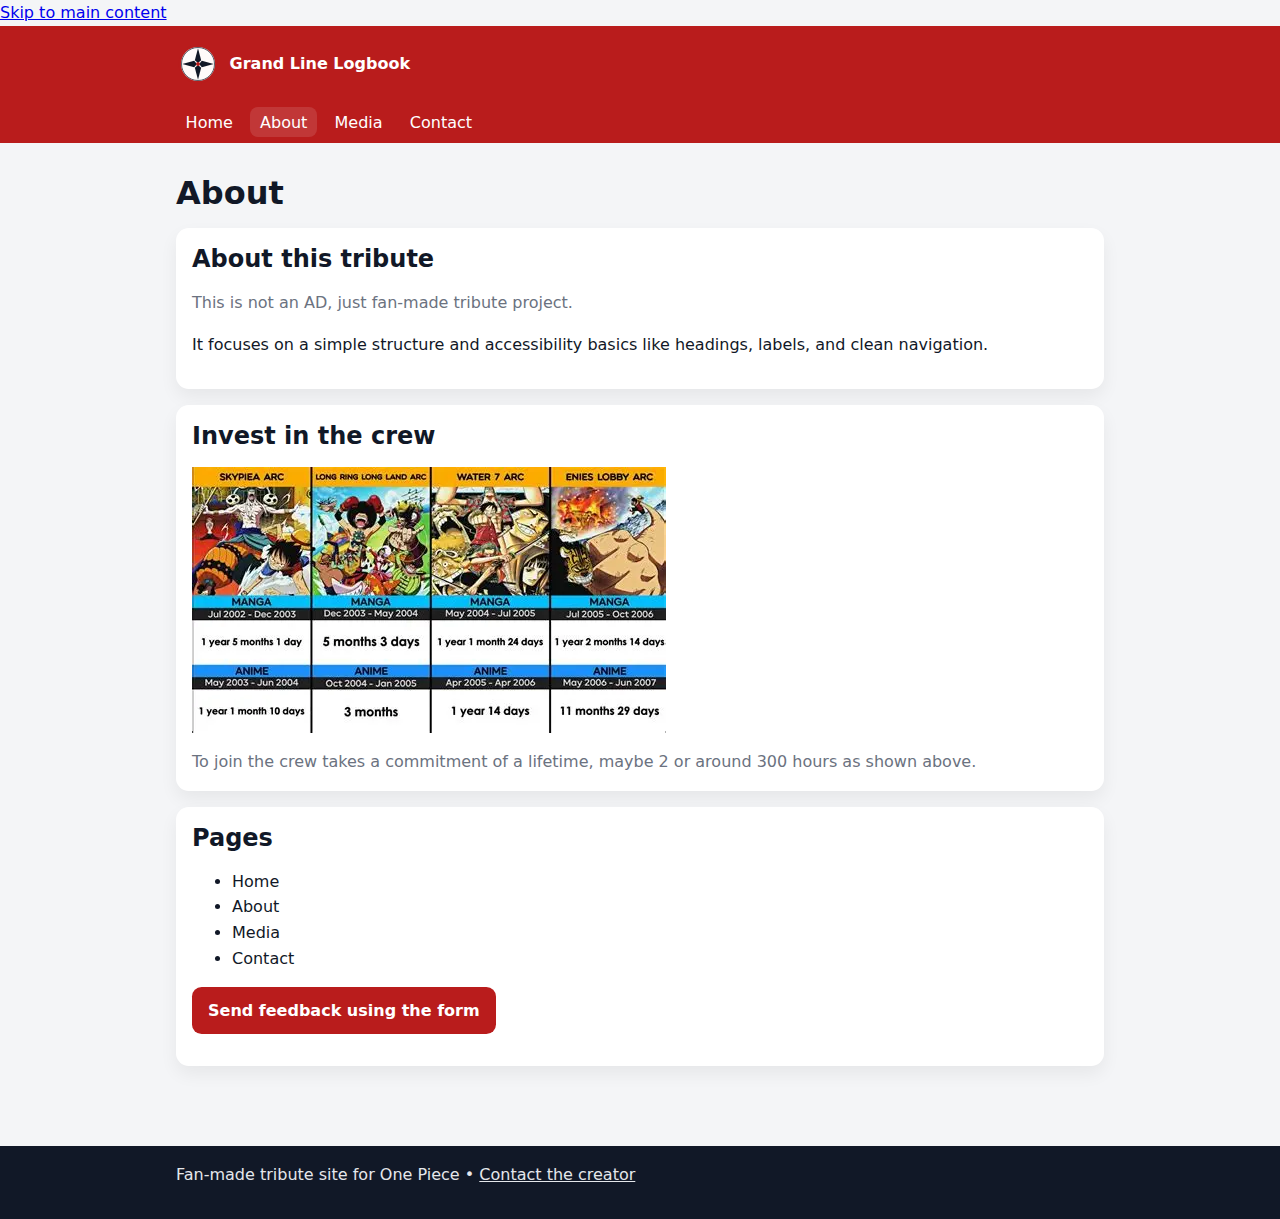
<file: one-piece-multipage/about.html>
<!doctype html>
<html lang="en">
<head>
  <meta charset="utf-8">
  <meta name="viewport" content="width=device-width, initial-scale=1">
  <title>About | Grand Line Logbook</title>
  <link rel="stylesheet" href="styles/style.css">
</head>
<body>
<a class="skip-link" href="#main-content">Skip to main content</a>

<header>
  <div class="container top">
    <a class="brand" href="index.html">
      <img src="assets/images/logo-compass.svg" alt="Compass rose logo" width="44" height="44">
      <span>Grand Line Logbook</span>
    </a>
  </div>

  <nav aria-label="Primary">
    <ul class="container">
      <li><a href="index.html">Home</a></li>
      <li><a href="about.html" aria-current="page">About</a></li>
      <li><a href="media.html">Media</a></li>
      <li><a href="contact.html">Contact</a></li>
    </ul>
  </nav>
</header>

<main id="main-content">
  <div class="container">
    <h1>About</h1>

    <section class="stack" aria-label="About this site">
      <h2>About this tribute</h2>
      <p class="muted">This is not an AD, just fan-made tribute project. </p>
      <p>It focuses on a simple structure and accessibility basics like headings, labels, and clean navigation.</p>
    </section>

    <section class="stack" aria-label="Crew image">
      <h2>Invest in the crew</h2>
      <figure class="stack">
        <img src="assets/images/investToTheCrew.png" alt="Graphic showing One Piece story arcs in a timeline layout">
        <figcaption class="muted">To join the crew takes a commitment of a lifetime, maybe 2 or around 300 hours as shown above.</figcaption>
      </figure>
    </section>

    <section class="stack" aria-label="Pages list">
      <h2>Pages</h2>
      <ul>
        <li>Home</li>
        <li>About</li>
        <li>Media</li>
        <li>Contact</li>
      </ul>
      <p><a class="btn" href="contact.html">Send feedback using the form</a></p>
    </section>
  </div>
</main>

<footer>
  <p class="container">Fan-made tribute site for One Piece • <a href="contact.html">Contact the creator</a></p>
</footer>
</body>
</html>
</file>
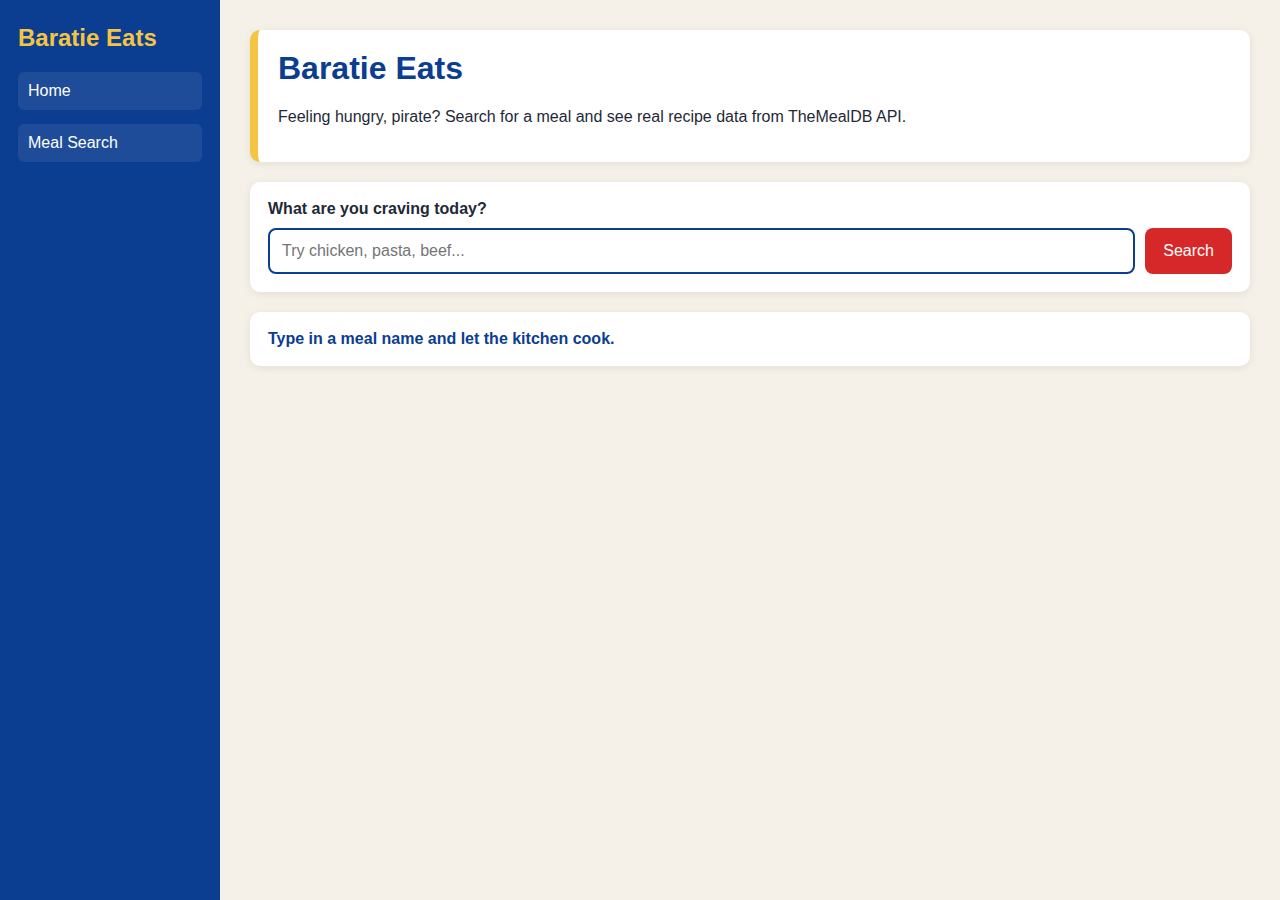
<file: TheMealDB/api-search.html>
<!DOCTYPE html>
<html lang="en">
<head>
  <meta charset="UTF-8" />
  <meta name="viewport" content="width=device-width, initial-scale=1.0" />
  <title>Baratie Eats</title>
  <link rel="stylesheet" href="css/api-search.css" />
</head>
<body>
  <nav class="side-nav">
    <h2>Baratie Eats</h2>
    <a href="index.html">Home</a>
    <a href="api-search.html">Meal Search</a>
  </nav>

  <main class="main-content">
    <header class="page-header">
      <h1>Baratie Eats</h1>
      <p>
        Feeling hungry, pirate? Search for a meal and see real recipe data from TheMealDB API.
      </p>
    </header>

    <section class="search-section">
      <label for="searchInput">What are you craving today?</label>
      <div class="search-row">
        <input
          type="text"
          id="searchInput"
          placeholder="Try chicken, pasta, beef..."
        />
        <button id="searchBtn">Search</button>
      </div>
    </section>

    <section class="status-section">
      <p id="statusMessage">Type in a meal name and let the kitchen cook.</p>
    </section>

    <section id="results" class="results-grid"></section>
  </main>

  <script src="js/api-search.js"></script>
</body>
</html>
</file>
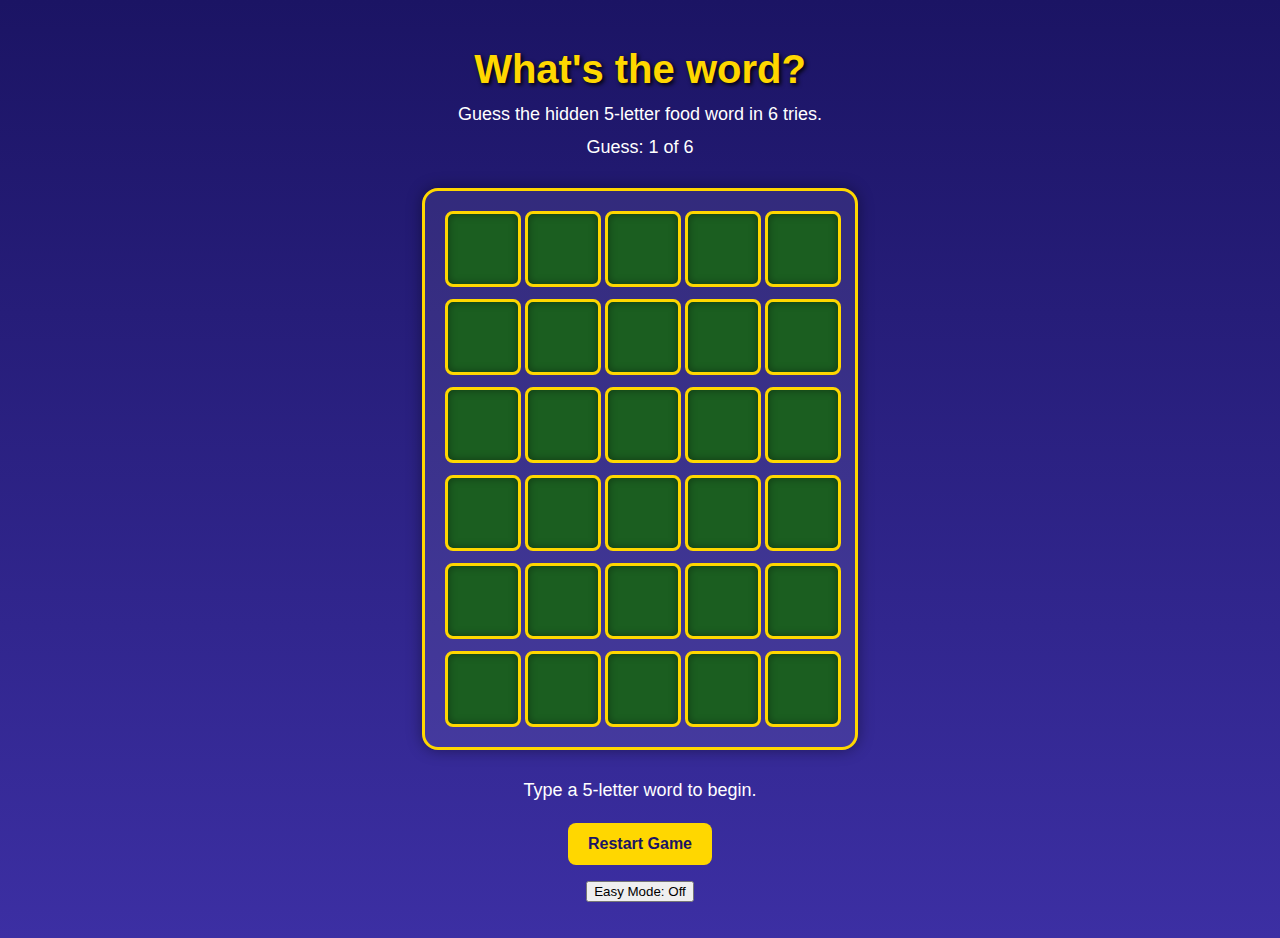
<file: Wordle-style/whats-the-word.html>
<!DOCTYPE html>
<html lang="en">
<head>
  <meta charset="UTF-8" />
  <meta name="viewport" content="width=device-width, initial-scale=1.0" />
  <title>What's the word?</title>
  <link rel="stylesheet" href="css/whats-the-word.css" />
</head>
<body>
  <main class="container">
    <h1>What's the word?</h1>

    <p class="instructions">
      Guess the hidden 5-letter food word in 6 tries.
    </p>

    <p id="guess-counter" class="guess-counter">
      Guess: 1 of 6
    </p>

    <div id="board" class="board"></div>

    <p id="status-message" class="status-message">
      Type a 5-letter word to begin.
    </p>

    <button id="restart-btn">Restart Game</button>
<p class="mode-area">
  <button id="easy-mode-btn">Easy Mode: Off</button>
</p>
  </main>

  <script src="js/whats-the-word.js"></script>
</body>
</html>
</file>
<file: CoffeeShopPage/styles.css>
:root {
  --bg: #fffaf3;
  --surface: #ffffff;
  --surface-soft: #f7efe3;
  --text: #5a3825;
  --heading: #4b2f1f;
  --green: #5f8b4c;
  --blue: #5f8fa8;
  --orange: #d78b2e;
  --yellow: #e7b94c;
  --border: #dbc8af;
  --shadow: 0 10px 24px rgba(90, 56, 37, 0.08);

  --space-1: 0.5rem;
  --space-2: 1rem;
  --space-3: 1.5rem;
  --space-4: 2rem;
  --space-5: 3rem;
  --space-6: 4rem;

  --text-sm: 0.9rem;
  --text-base: 1rem;
  --text-lg: 1.125rem;
  --text-xl: 1.5rem;
  --text-2xl: 2rem;
  --text-3xl: 2.5rem;

  --radius: 1rem;
  --max: 70rem;
}

* {
  box-sizing: border-box;
}

html {
  scroll-behavior: smooth;
}

body {
  margin: 0;
  font-family: Arial, Helvetica, sans-serif;
  font-size: var(--text-base);
  line-height: 1.6;
  color: var(--text);
  background: var(--bg);
}

img {
  max-width: 100%;
  display: block;
}

a {
  color: inherit;
  text-decoration: none;
}

ul {
  padding-left: 1.2rem;
  margin: 0;
}

h1,
h2,
h3 {
  color: var(--heading);
  margin-top: 0;
}

p {
  margin-top: 0;
}

.container {
  max-width: var(--max);
  margin: 0 auto;
  padding: 0 var(--space-2);
}

.section {
  padding: var(--space-5) 0;
}

.section-heading {
  max-width: 40rem;
  margin-bottom: var(--space-4);
}

.section-heading h2 {
  font-size: var(--text-2xl);
  margin-bottom: var(--space-1);
}

.site-header {
  background: var(--surface);
  border-bottom: 1px solid var(--border);
  position: sticky;
  top: 0;
  z-index: 10;
}

.nav {
  display: flex;
  align-items: center;
  justify-content: space-between;
  gap: var(--space-2);
  flex-wrap: wrap;
  padding: var(--space-2) 0;
}

.brand {
  display: flex;
  align-items: center;
  gap: 0.75rem;
  font-weight: bold;
  font-size: var(--text-lg);
}

.brand-logo {
  width: 3rem;
  height: 3rem;
  object-fit: contain;
}

.nav-links {
  display: flex;
  gap: var(--space-2);
  flex-wrap: wrap;
  list-style: none;
  padding: 0;
  margin: 0;
}

.nav-links li {
  list-style: none;
}

.nav-links a {
  padding: 0.5rem 0.75rem;
  border-radius: 999px;
}

.nav-links a:hover,
.nav-links a:focus {
  background: var(--surface-soft);
  outline: none;
}

.hero {
  padding: var(--space-5) 0;
  background:
    linear-gradient(135deg, rgba(95, 139, 76, 0.9), rgba(95, 143, 168, 0.85)),
    linear-gradient(45deg, rgba(215, 139, 46, 0.35), rgba(231, 185, 76, 0.35));
}

.hero-content {
  display: flex;
  flex-direction: column;
  gap: var(--space-4);
  align-items: center;
  text-align: center;
}

.eyebrow {
  font-size: var(--text-sm);
  text-transform: uppercase;
  letter-spacing: 0.08em;
  font-weight: bold;
  margin-bottom: var(--space-1);
}

.hero h1 {
  font-size: var(--text-3xl);
  margin-bottom: var(--space-2);
}

.hero-copy {
  max-width: 40rem;
  margin: 0 auto var(--space-3);
}

.hero-logo-wrap {
  background: rgba(255, 250, 243, 0.9);
  border: 1px solid rgba(219, 200, 175, 0.9);
  border-radius: 50%;
  padding: var(--space-3);
  box-shadow: var(--shadow);
}

.hero-logo {
  width: 14rem;
  height: auto;
}

.hero-buttons {
  display: flex;
  gap: var(--space-2);
  justify-content: center;
  flex-wrap: wrap;
}

.btn {
  display: inline-block;
  padding: 0.85rem 1.25rem;
  border-radius: 999px;
  font-weight: bold;
  transition: 0.2s ease;
}

.btn:hover,
.btn:focus {
  transform: translateY(-2px);
}

.btn-primary {
  background: var(--heading);
  color: #fff;
}

.btn-primary:hover,
.btn-primary:focus {
  background: #3d2418;
}

.btn-secondary {
  background: #fff;
  border: 1px solid var(--border);
}

.btn-secondary:hover,
.btn-secondary:focus {
  background: var(--surface-soft);
}

.btn-small {
  margin-top: var(--space-2);
  background: var(--green);
  color: #fff;
  padding: 0.7rem 1rem;
}

.btn-small:hover,
.btn-small:focus {
  background: #4f7440;
}

.about-cards {
  display: flex;
  flex-wrap: wrap;
  gap: var(--space-2);
}

.info-card {
  flex: 1 1 16rem;
  background: var(--surface);
  border: 1px solid var(--border);
  border-radius: var(--radius);
  padding: var(--space-3);
  box-shadow: var(--shadow);
}

.menu-tabs {
  display: flex;
  gap: var(--space-1);
  flex-wrap: wrap;
  margin-bottom: var(--space-3);
}

.tab {
  padding: 0.7rem 1rem;
  border: 1px solid var(--border);
  border-radius: 999px;
  background: var(--surface);
  font-weight: bold;
  transition: 0.2s ease;
}

.tab:hover,
.tab:focus {
  background: var(--orange);
  color: #fff;
  border-color: var(--orange);
  outline: none;
}

.menu-grid {
  display: grid;
  gap: var(--space-2);
  grid-template-columns: 1fr;
}

.menu-card {
  background: var(--surface);
  border: 1px solid var(--border);
  border-radius: var(--radius);
  padding: var(--space-3);
  box-shadow: var(--shadow);
  transition: 0.3s ease;
  scroll-margin-top: 120px;
}

.menu-grid:has(.menu-card:target) .menu-card:not(:target) {
  opacity: 0.35;
  transform: scale(0.97);
}

.menu-card:target {
  opacity: 1;
  transform: scale(1);
  border: 2px solid var(--orange);
  box-shadow: 0 8px 20px rgba(0, 0, 0, 0.1);
}

.menu-card h3 {
  margin-bottom: 0.35rem;
}

.menu-subtitle {
  font-size: var(--text-sm);
  color: #7b5b4a;
  margin-bottom: var(--space-2);
}

.location-layout {
  display: grid;
  gap: var(--space-2);
  grid-template-columns: 1fr;
}

.location-card,
.map-box {
  background: var(--surface);
  border: 1px solid var(--border);
  border-radius: var(--radius);
  padding: var(--space-3);
  box-shadow: var(--shadow);
}

.map-box {
  min-height: 18rem;
  display: flex;
  flex-direction: column;
  align-items: center;
  justify-content: center;
  text-align: center;
  background:
    linear-gradient(rgba(255, 250, 243, 0.9), rgba(255, 250, 243, 0.9)),
    linear-gradient(135deg, var(--blue), var(--yellow));
}

.real-map {
  width: 100%;
  min-height: 18rem;
  border: 0;
  border-radius: var(--radius);
  display: block;
}

.map-box .btn {
  margin-top: var(--space-2);
}

.site-footer {
  background: #4b2f1f;
  color: #fffaf3;
  padding: var(--space-5) 0;
}

.footer-grid {
  display: grid;
  gap: var(--space-3);
  grid-template-columns: 1fr;
}

.footer-title,
.site-footer h3 {
  color: #fffaf3;
}

.footer-links {
  list-style: none;
  padding: 0;
}

.footer-links li + li {
  margin-top: 0.5rem;
}

.footer-links a:hover,
.footer-links a:focus {
  text-decoration: underline;
}

@media (min-width: 48rem) {
  .hero {
    padding: var(--space-6) 0;
  }

  .hero-content {
    flex-direction: row;
    text-align: left;
    justify-content: space-between;
  }

  .hero-text {
    flex: 1 1 50%;
  }

  .hero-copy {
    margin-left: 0;
  }

  .hero-buttons {
    justify-content: flex-start;
  }

  .hero-logo-wrap {
    width: 20rem;
    height: 20rem;
    background: rgba(255, 250, 243, 0.95);
    border: 2px solid var(--border);
    border-radius: 50%;
    padding: 2rem;
    box-shadow: var(--shadow);
    display: flex;
    align-items: center;
    justify-content: center;
    overflow: hidden;
  }

  .hero-logo {
    width: 14rem;
    height: auto;
  }

  .menu-grid {
    grid-template-columns: repeat(3, 1fr);
  }

  .location-layout {
    grid-template-columns: 1fr 1fr;
  }

  .footer-grid {
    grid-template-columns: repeat(3, 1fr);
  }
}

@media (min-width: 64rem) {
  .hero h1 {
    font-size: 3.25rem;
  }

  .section {
    padding: 5rem 0;
  }
}
</file>
<file: one-piece-multipage/styles/style.css>
:root{
  /* sizing */
  --max: 60rem;               /* max content width */
  --space-1: 0.5rem;         /* small */
  --space-2: 1rem;           /* medium */
  --space-3: 2rem;           /* large */

  /* colors */
  --brand: #b91c1c;          /* red (nav, buttons) */
  --bg: #f4f5f7;             /* page background */
  --text: #111827;           /* main text */
  --muted: #6b7280;          /* secondary text */

  /* others */
  --shadow: 0 8px 18px rgba(0,0,0,.06);
  --radius: .8rem;
}

*{box-sizing:border-box}
html,body{height:100%}
body{
  margin:0;
  font-family: Inter, system-ui, -apple-system, "Segoe UI", Roboto, Arial, sans-serif;
  background:var(--bg);
  color:var(--text);
  font-size:1rem;              /* body base size */
  line-height:1.6;
  -webkit-font-smoothing:antialiased;
  -moz-osx-font-smoothing:grayscale;
}

/* Layout helpers / utilities */
.container{
  max-width:var(--max);
  margin-left:auto;
  margin-right:auto;
  padding-left:var(--space-2);
  padding-right:var(--space-2);
}

.stack > * + *{margin-top:var(--space-2)} /* vertical rhythm helper */

.visually-hidden{
  position:absolute !important;
  height:1px;width:1px;overflow:hidden;
  clip:rect(1px,1px,1px,1px);white-space:nowrap;
}

/* Type scale */
h1{font-size:2rem;margin:0 0 var(--space-2);line-height:1.15}
h2{font-size:1.5rem;margin:0 0 var(--space-2);line-height:1.25}
h3{font-size:1.125rem;margin:0 0 var(--space-1)}
p{margin:0 0 var(--space-2)}

/* Header / Nav */
header{
  background:var(--brand);
  color:#fff;
}
header .top{
  display:flex;
  gap:var(--space-2);
  align-items:center;
  padding:var(--space-2);
}
header .brand{
  display:flex;
  align-items:center;
  gap:.6rem;
  text-decoration:none;
  color:inherit;
  font-weight:800;
}
nav ul{
  list-style:none;
  margin:0;
  padding:var(--space-1) var(--space-2);
  display:flex;
  gap:.5rem;
  flex-wrap:wrap;
}
nav a{
  color:inherit;
  text-decoration:none;
  padding:.35rem .6rem;
  border-radius:.5rem;
}
nav a[aria-current="page"]{background:rgba(255,255,255,.12)}

/* Main content area */
main{padding:var(--space-3) 0}
section,article,form{
  background:#fff;
  border-radius:var(--radius);
  padding:var(--space-2);
  box-shadow:var(--shadow);
  margin-bottom:var(--space-2);
}

/* Responsive embed (video) with semantic element support */
.responsive-embed{
  position:relative;
  width:100%;
  padding-top:56.25%;
  overflow:hidden;
  border-radius:calc(var(--radius) - .1rem);
}
.responsive-embed iframe{
  position:absolute;
  top:0;left:0;width:100%;height:100%;border:0;display:block;
}

/* Form basics */
label{display:block;font-weight:700;margin-bottom:.35rem}
input,select,textarea{
  width:100%;
  padding:.6rem;
  border:1px solid #e6e9ee;
  border-radius:.5rem;
  font:inherit;
}
section, article, form{
  overflow: hidden;
}

img{
  max-width: 100%;
  height: auto;
  display: block;
}

figure{
  margin: 0;
}
textarea{min-height:140px;resize:vertical}

/* Utilities requested */
.muted{color:var(--muted)}
.btn{
  display:inline-block;
  background:var(--brand);
  color:#fff;
  padding:.65rem 1rem;
  border-radius:.6rem;
  text-decoration:none;
  font-weight:800;
  border:0;
  cursor:pointer;
}
.btn:focus{outline:3px solid rgba(0,0,0,.12);outline-offset:2px}

/* Additional small helpers */
.small{font-size:.9rem}
.flex{display:flex}
.center{display:flex;align-items:center;justify-content:center}

/* Footer */
footer{background:#111827;color:#e5e7eb;padding:var(--space-2) 0;margin-top:var(--space-3)}
footer a{color:inherit;text-decoration:underline}

/* Responsive adjustments */
@media (max-width:700px){
  :root{--max:38rem}
  header .top{flex-direction:column;align-items:flex-start;gap:var(--space-1)}
  nav ul{padding:0 var(--space-2)}
}
</file>
<file: Product landing page/styles.css>
:root {
  --bg: #fff7ef;
  --panel: #fffdf9;
  --panel-soft: #f7e8d8;
  --text: #5a3825;
  --heading: #3f2518;
  --muted: #7c5f4f;
  --border: #e7ccb0;
  --accent: #d88b52;
  --accent-strong: #b86c39;
  --accent-soft: #ffe2c8;
  --shadow: rgba(90, 56, 37, 0.12);
}

[data-theme="dark"] {
  --bg: #0f1020;
  --panel: #1a1d33;
  --panel-soft: #242947;
  --text: #f2efff;
  --heading: #ffffff;
  --muted: #bdb7dd;
  --border: rgba(105, 217, 255, 0.18);
  --accent: #69d9ff;
  --accent-strong: #8b6cff;
  --accent-soft: rgba(105, 217, 255, 0.12);
  --shadow: rgba(0, 0, 0, 0.35);
}

* {
  box-sizing: border-box;
}

html {
  scroll-behavior: smooth;
}

body {
  margin: 0;
  background: var(--bg);
  color: var(--text);
  font-family: Arial, Helvetica, sans-serif;
  line-height: 1.6;
  transition: background-color 200ms ease, color 200ms ease;
}

img {
  max-width: 100%;
  display: block;
}

a {
  color: inherit;
  text-decoration: none;
}

button {
  font: inherit;
}

ul {
  margin: 0;
  padding-left: 1.2rem;
}

h1,
h2,
h3 {
  color: var(--heading);
  margin-top: 0;
}

p {
  margin-top: 0;
}

.container {
  width: min(70rem, calc(100% - 2rem));
  margin: 0 auto;
}

.section {
  padding: 4rem 0;
}

.section-heading {
  max-width: 42rem;
  margin-bottom: 2rem;
}

.eyebrow {
  font-size: 0.9rem;
  font-weight: bold;
  text-transform: uppercase;
  letter-spacing: 0.08em;
  color: var(--muted);
}

.site-header {
  position: sticky;
  top: 0;
  z-index: 10;
  background: var(--bg);
  border-bottom: 1px solid var(--border);
}

.nav {
  display: flex;
  flex-direction: column;
  gap: 1rem;
  padding: 1rem 0;
}

.brand {
  font-size: 1.25rem;
  font-weight: bold;
}

.nav-controls {
  display: flex;
  gap: 0.75rem;
  flex-wrap: wrap;
}

.menu-btn,
.theme-toggle {
  width: fit-content;
  padding: 0.65rem 0.95rem;
  border: 1px solid var(--border);
  border-radius: 999px;
  background: var(--panel);
  color: var(--text);
  cursor: pointer;
  transition: transform 150ms ease, background-color 200ms ease;
}

.nav-links {
  display: none;
  flex-direction: column;
  gap: 0.75rem;
  list-style: none;
  padding: 0;
}

.nav-links.open {
  display: flex;
}

.nav-links a {
  padding: 0.6rem 0.9rem;
  border-radius: 0.75rem;
  transition: background-color 200ms ease, transform 150ms ease;
}

.nav-links a:hover,
.nav-links a:focus,
.menu-btn:hover,
.theme-toggle:hover {
  background: var(--panel-soft);
  transform: translateY(-2px);
}

.hero-layout {
  display: flex;
  flex-direction: column;
  gap: 2rem;
  align-items: center;
}

.hero-text {
  text-align: center;
}

.hero h1 {
  font-size: 2.4rem;
}

.hero-actions {
  display: flex;
  gap: 0.75rem;
  flex-wrap: wrap;
  justify-content: center;
}

.hero-preview,
.feature-grid,
.quiz-grid,
.pricing-grid,
.creature-grid,
.footer-grid {
  display: grid;
  gap: 1rem;
}

.card,
.preview-card,
.creature-card,
.cta-box,
.modal {
  background: var(--panel);
  border: 1px solid var(--border);
  box-shadow: 0 10px 30px var(--shadow);
  border-radius: 1.25rem;
  padding: 1.25rem;
  transition: transform 150ms ease;
}

.card:hover,
.preview-card:hover,
.creature-card:hover {
  transform: translateY(-4px);
}

.hero-image {
  width: 100%;
  max-width: 420px;
}

.creature-card {
  text-align: center;
}

.creature-card img {
  width: 100%;
  max-width: 160px;
  margin: 0 auto 0.75rem;
}

.btn {
  padding: 0.85rem 1.2rem;
  border-radius: 999px;
  border: none;
  font-weight: bold;
  cursor: pointer;
  transition: transform 150ms ease;
}

.btn:hover {
  transform: translateY(-2px);
}

.btn-primary {
  background: var(--accent);
  color: white;
}

.btn-secondary {
  background: var(--panel);
  border: 1px solid var(--border);
}

.price {
  font-size: 2rem;
  font-weight: bold;
}

.featured-card {
  box-shadow: 0 0 0 3px var(--accent-soft), 0 10px 30px var(--shadow);
}

.modal-backdrop {
  position: fixed;
  inset: 0;
  display: grid;
  place-items: center;
  background: rgba(0,0,0,0.6);
}

.modal {
  width: min(32rem, 100%);
}

.fade-in {
  animation: fadeIn 300ms ease both;
}

@keyframes fadeIn {
  from { opacity:0; transform:translateY(6px); }
  to { opacity:1; transform:translateY(0); }
}

@media (min-width:48rem) {

.nav {
flex-direction: row;
justify-content: space-between;
align-items: center;
}

.nav-links {
display: flex;
flex-direction: row;
}

.hero-layout {
flex-direction: row;
}

.feature-grid,
.pricing-grid {
grid-template-columns: repeat(3,1fr);
}

.quiz-grid {
grid-template-columns: repeat(2,1fr);
}

.creature-grid {
grid-template-columns: repeat(3,1fr);
}

}

@media (min-width:64rem) {

.hero h1 {
font-size:3rem;
}

.section {
padding:5rem 0;
}

.creature-grid {
grid-template-columns: repeat(5,1fr);
}

}
</file>
<file: To-DoListPlus/style.css>
* {
  box-sizing: border-box;
}

body {
  margin: 0;
  font-family: Arial, sans-serif;
  background: #f4f7fb;
  color: #222;
}

.app {
  max-width: 760px;
  margin: 0 auto;
  padding: 24px 16px 40px;
}

header {
  text-align: center;
  margin-bottom: 20px;
}

h1,
h2,
p {
  margin-top: 0;
}

.card {
  background: #ffffff;
  border-radius: 14px;
  padding: 18px;
  margin-bottom: 18px;
  box-shadow: 0 8px 20px rgba(0, 0, 0, 0.08);
}

form {
  display: grid;
  gap: 10px;
}

label {
  font-weight: bold;
}

input,
select,
button {
  font: inherit;
}

input,
select {
  width: 100%;
  padding: 10px 12px;
  border: 1px solid #c8d0da;
  border-radius: 10px;
}

button {
  border: none;
  border-radius: 10px;
  padding: 10px 14px;
  cursor: pointer;
  transition: 0.2s ease;
}

form button {
  background: #1f6feb;
  color: white;
}

form button:hover {
  background: #1557b0;
}

.statusFilters {
  display: flex;
  flex-wrap: wrap;
  gap: 10px;
  margin-bottom: 12px;
}

.filterButton {
  background: #e8edf5;
  color: #222;
}

.filterButton:hover {
  background: #d9e2ef;
}

.filterButton.active {
  background: #1f6feb;
  color: white;
}

.message {
  min-height: 20px;
  margin-bottom: 0;
  font-size: 0.95rem;
}

.error {
  color: #b42318;
}

#taskCounter {
  margin-bottom: 14px;
  font-weight: bold;
}

#taskList {
  list-style: none;
  padding: 0;
  margin: 0;
}

.taskItem {
  display: grid;
  grid-template-columns: 1fr auto;
  gap: 12px;
  align-items: start;
  padding: 14px;
  border: 1px solid #d9e2ef;
  border-radius: 12px;
  margin-bottom: 12px;
  background: #fbfcfe;
}

.taskInfo {
  display: grid;
  gap: 8px;
}

.taskText {
  font-size: 1rem;
  word-break: break-word;
}

.taskText.done {
  text-decoration: line-through;
  color: #667085;
}

.taskTag {
  display: inline-block;
  width: fit-content;
  font-size: 0.85rem;
  background: #e9f2ff;
  color: #1557b0;
  padding: 4px 10px;
  border-radius: 999px;
}

.taskActions {
  display: flex;
  gap: 8px;
  flex-wrap: wrap;
  justify-content: end;
}

.completeButton {
  background: #12b76a;
  color: white;
}

.completeButton:hover {
  background: #0f9658;
}

.deleteButton {
  background: #f04438;
  color: white;
}

.deleteButton:hover {
  background: #c9332a;
}

.emptyMessage {
  color: #667085;
  margin-top: 6px;
}

@media (max-width: 600px) {
  .taskItem {
    grid-template-columns: 1fr;
  }

  .taskActions {
    justify-content: start;
  }
}
</file>
<file: TheMealDB/css/api-search.css>
body {
  margin: 0;
  font-family: Arial, sans-serif;
  background-color: #f6f1e8;
  color: #1f2937;
  display: flex;
  min-height: 100vh;
}

.side-nav {
  width: 220px;
  background-color: #0b3d91;
  color: #ffffff;
  padding: 24px 18px;
  box-sizing: border-box;
  position: fixed;
  left: 0;
  top: 0;
  height: 100vh;
}

.side-nav h2 {
  margin-top: 0;
  font-size: 24px;
  color: #f4c542;
}

.side-nav a {
  display: block;
  color: #ffffff;
  text-decoration: none;
  margin: 14px 0;
  padding: 10px;
  border-radius: 6px;
  background-color: rgba(255, 255, 255, 0.08);
}

.side-nav a:hover {
  background-color: rgba(255, 255, 255, 0.18);
}

.main-content {
  margin-left: 220px;
  width: calc(100% - 220px);
  padding: 30px;
  box-sizing: border-box;
}

.page-header {
  background-color: #ffffff;
  border-left: 8px solid #f4c542;
  padding: 20px;
  border-radius: 10px;
  margin-bottom: 20px;
  box-shadow: 0 2px 8px rgba(0, 0, 0, 0.08);
}

.page-header h1 {
  margin-top: 0;
  color: #0b3d91;
}

.search-section,
.status-section {
  background-color: #ffffff;
  padding: 18px;
  border-radius: 10px;
  margin-bottom: 20px;
  box-shadow: 0 2px 8px rgba(0, 0, 0, 0.08);
}

.search-section label {
  display: block;
  margin-bottom: 10px;
  font-weight: bold;
}

.search-row {
  display: flex;
  gap: 10px;
  flex-wrap: wrap;
}

.search-row input {
  flex: 1;
  min-width: 240px;
  padding: 12px;
  font-size: 16px;
  border: 2px solid #0b3d91;
  border-radius: 8px;
}

.search-row button {
  padding: 12px 18px;
  font-size: 16px;
  border: none;
  border-radius: 8px;
  background-color: #d62828;
  color: #ffffff;
  cursor: pointer;
}

.search-row button:hover {
  background-color: #b71f1f;
}

.search-row button:disabled {
  background-color: #888888;
  cursor: not-allowed;
}

#statusMessage {
  margin: 0;
  font-weight: bold;
  color: #0b3d91;
}

.results-grid {
  display: grid;
  grid-template-columns: repeat(auto-fit, minmax(280px, 1fr));
  gap: 20px;
}

.meal-card {
  background-color: #ffffff;
  border-radius: 10px;
  padding: 15px;
  box-shadow: 0 2px 8px rgba(0, 0, 0, 0.08);
  border-top: 6px solid #f4c542;
}

.meal-card img {
  width: 100%;
  border-radius: 8px;
  margin-bottom: 12px;
}

.meal-card h2 {
  margin-top: 0;
  color: #0b3d91;
}

.meal-card p {
  margin: 8px 0;
  line-height: 1.4;
}

@media (max-width: 768px) {
  body {
    display: block;
  }

  .side-nav {
    width: 100%;
    height: auto;
    position: static;
  }

  .main-content {
    margin-left: 0;
    width: 100%;
  }
}
#randomBtn {
  background-color: #f4c542;
  color: #000;
}

#randomBtn:hover {
  background-color: #d9a800;
}
</file>
<file: Wordle-style/css/whats-the-word.css>
body {
  margin: 0;
  padding: 20px;
  font-family: Arial, sans-serif;
  text-align: center;
  background: linear-gradient(to bottom, #1b1464, #3c2fa3);
  color: white;
}

.container {
  max-width: 700px;
  margin: 0 auto;
}

h1 {
  margin-bottom: 10px;
  font-size: 40px;
  color: #ffd700;
  text-shadow: 2px 2px 4px #000;
}

.instructions,
.guess-counter,
.status-message {
  font-size: 18px;
  margin: 12px 0;
}

.board {
  display: grid;
  grid-template-rows: repeat(6, 1fr);
  gap: 12px;
  margin: 30px auto;
  width: max-content;
  background-color: rgba(255, 255, 255, 0.08);
  padding: 20px;
  border-radius: 16px;
  border: 3px solid #ffd700;
  box-shadow: 0 0 15px rgba(0, 0, 0, 0.4);
}

.row {
  display: grid;
  grid-template-columns: repeat(5, 70px);
  gap: 10px;
}

.tile {
  width: 70px;
  height: 70px;
  background-color: #1b5e20;
  border: 3px solid #ffd700;
  border-radius: 8px;
  display: flex;
  align-items: center;
  justify-content: center;
  font-size: 30px;
  font-weight: bold;
  color: white;
  text-transform: uppercase;
  box-shadow: inset 0 0 8px rgba(0, 0, 0, 0.4);
}

.correct {
  background-color: #2e7d32;
}

.present {
  background-color: #f9a825;
}

.absent {
  background-color: #616161;
}

#restart-btn {
  margin-top: 10px;
  padding: 12px 20px;
  font-size: 16px;
  font-weight: bold;
  border: none;
  border-radius: 8px;
  background-color: #ffd700;
  color: #1b1464;
  cursor: pointer;
}

#restart-btn:hover {
  background-color: #ffea61;
}

.back-link {
  margin-top: 20px;
}

.back-link a {
  color: #ffffff;
  font-weight: bold;
}
</file>
